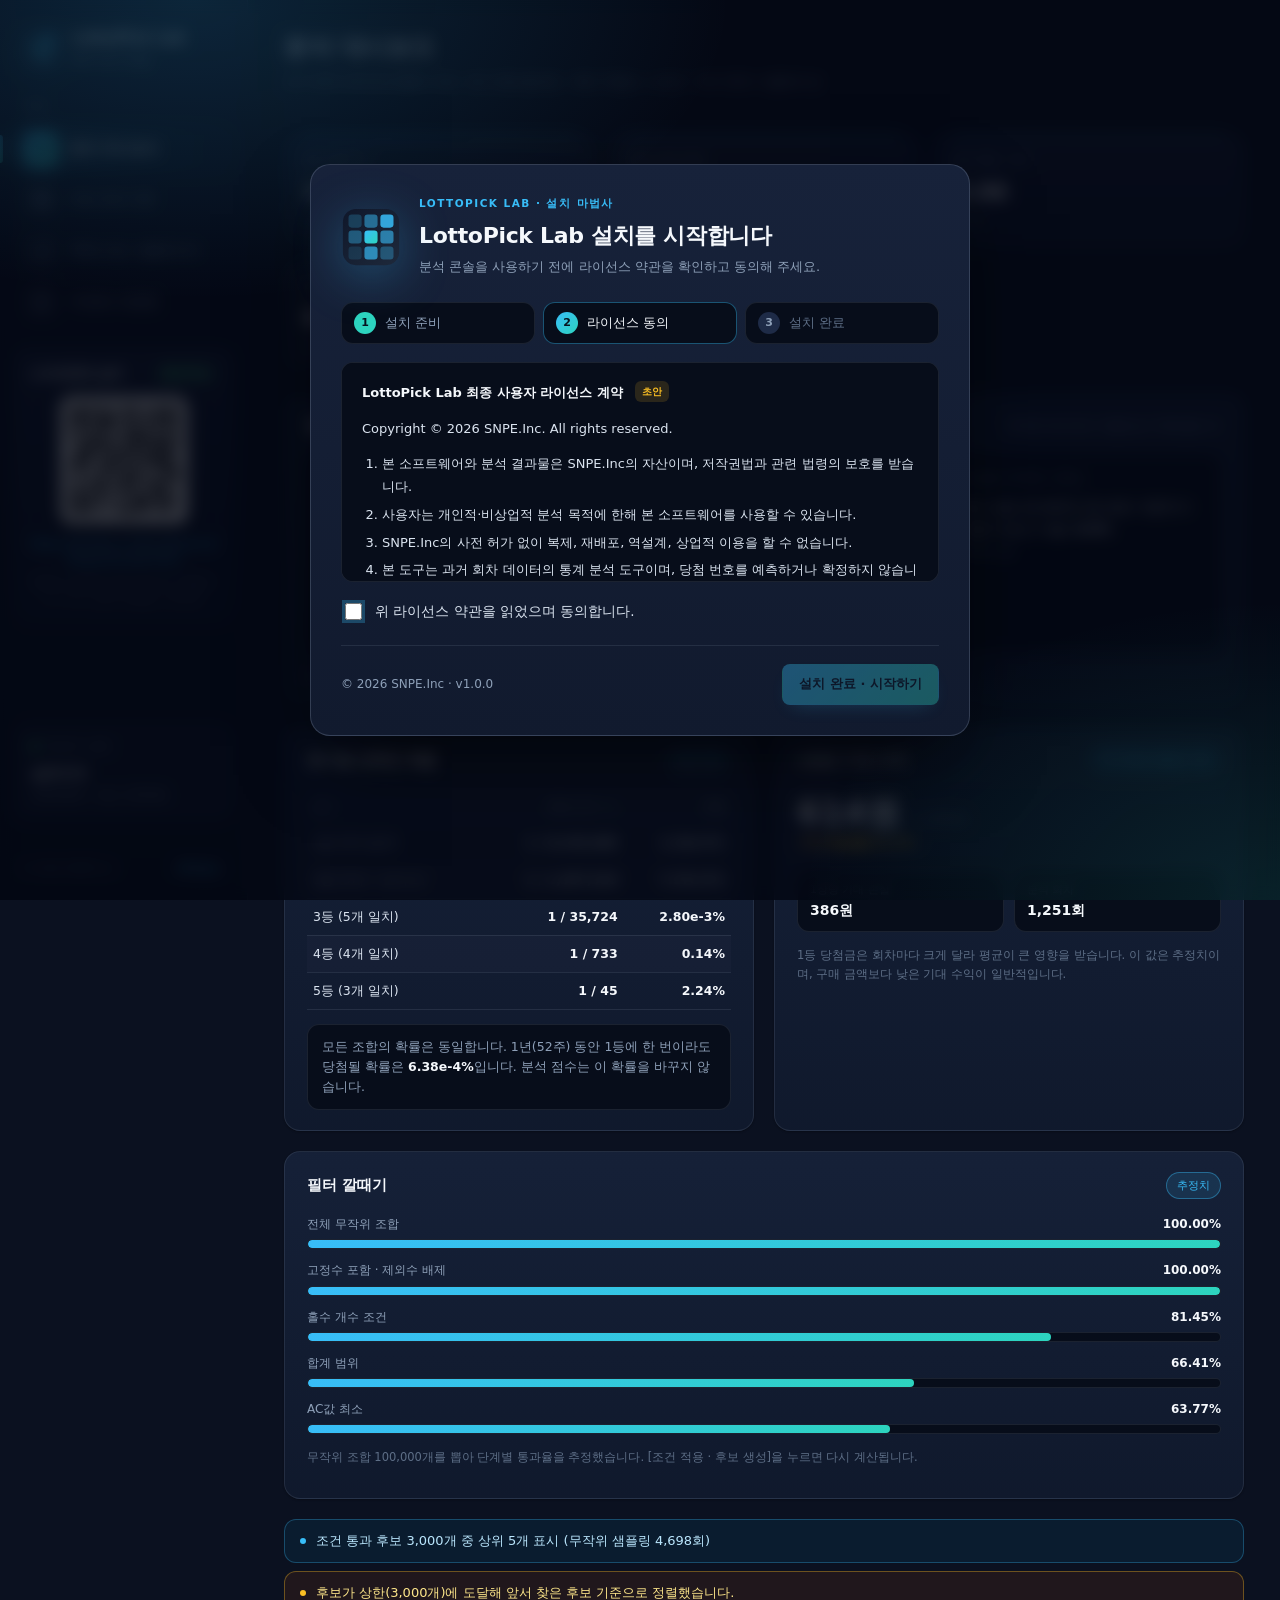
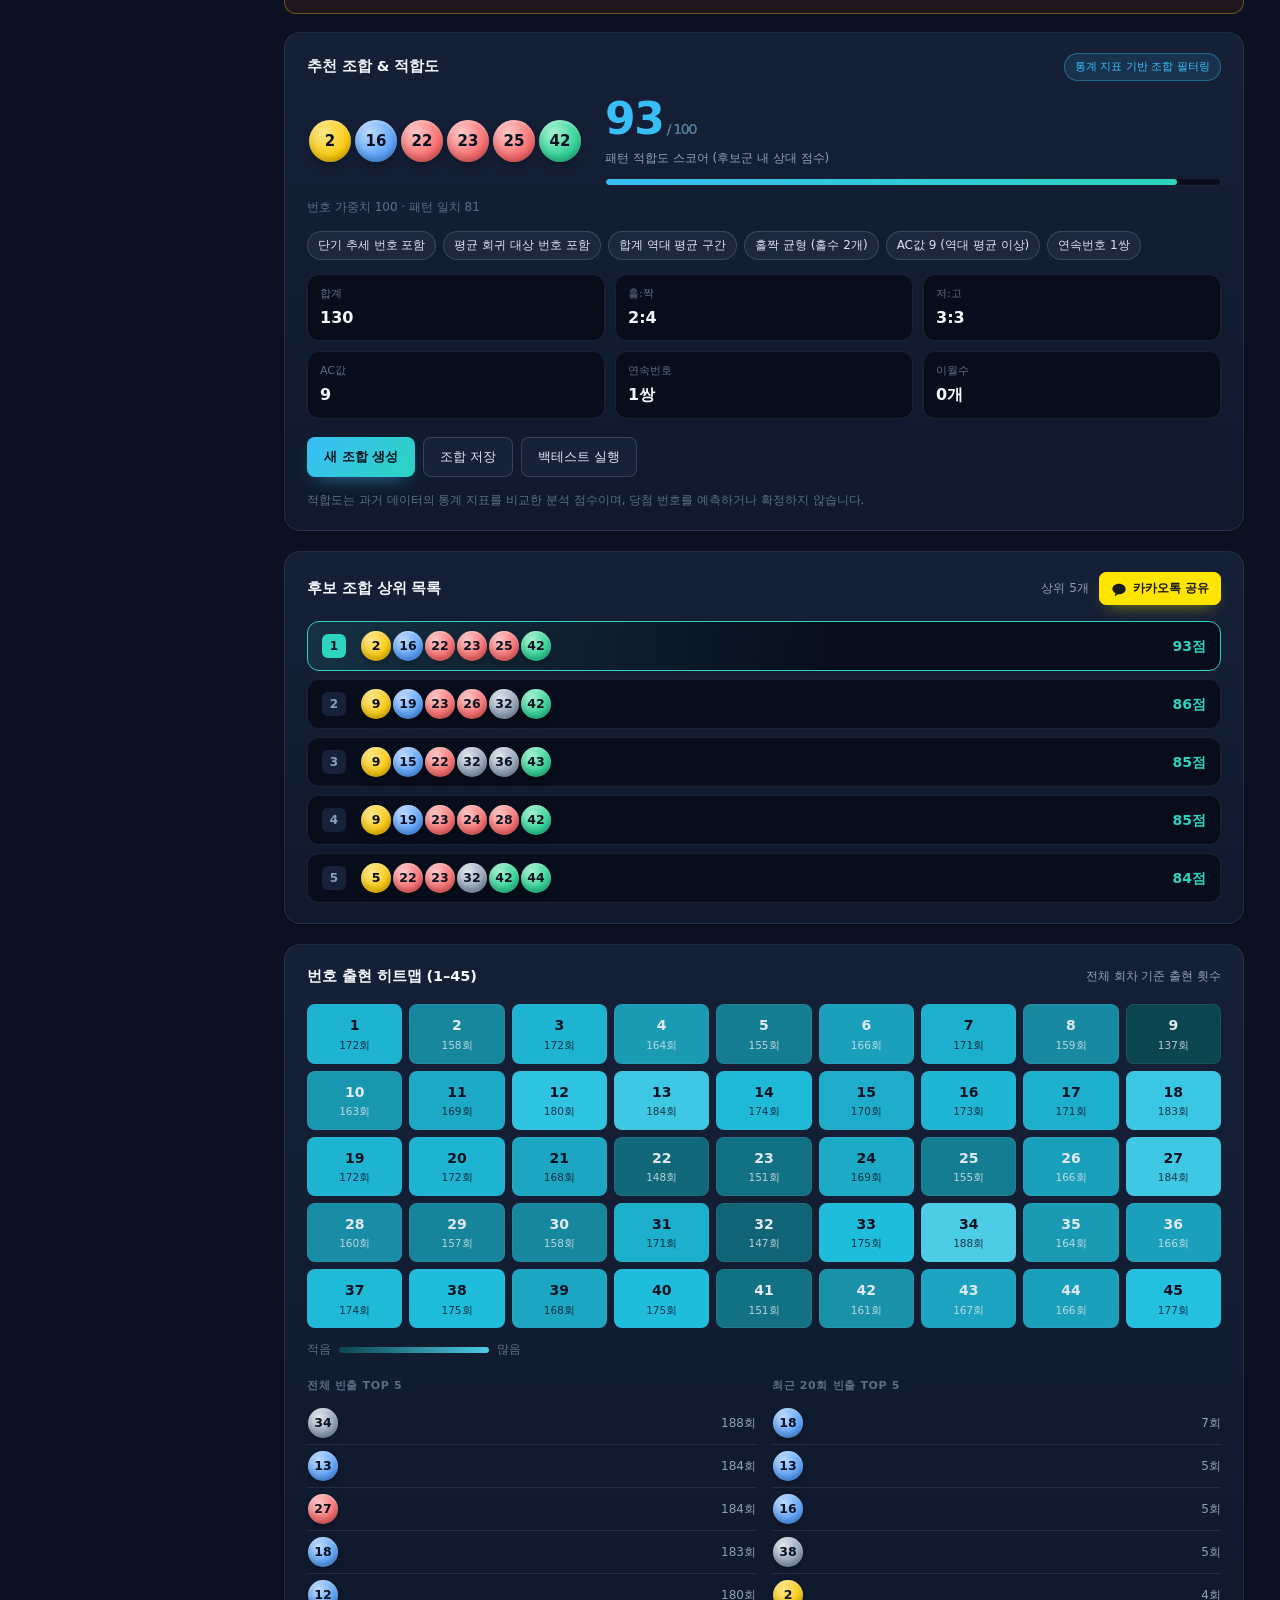
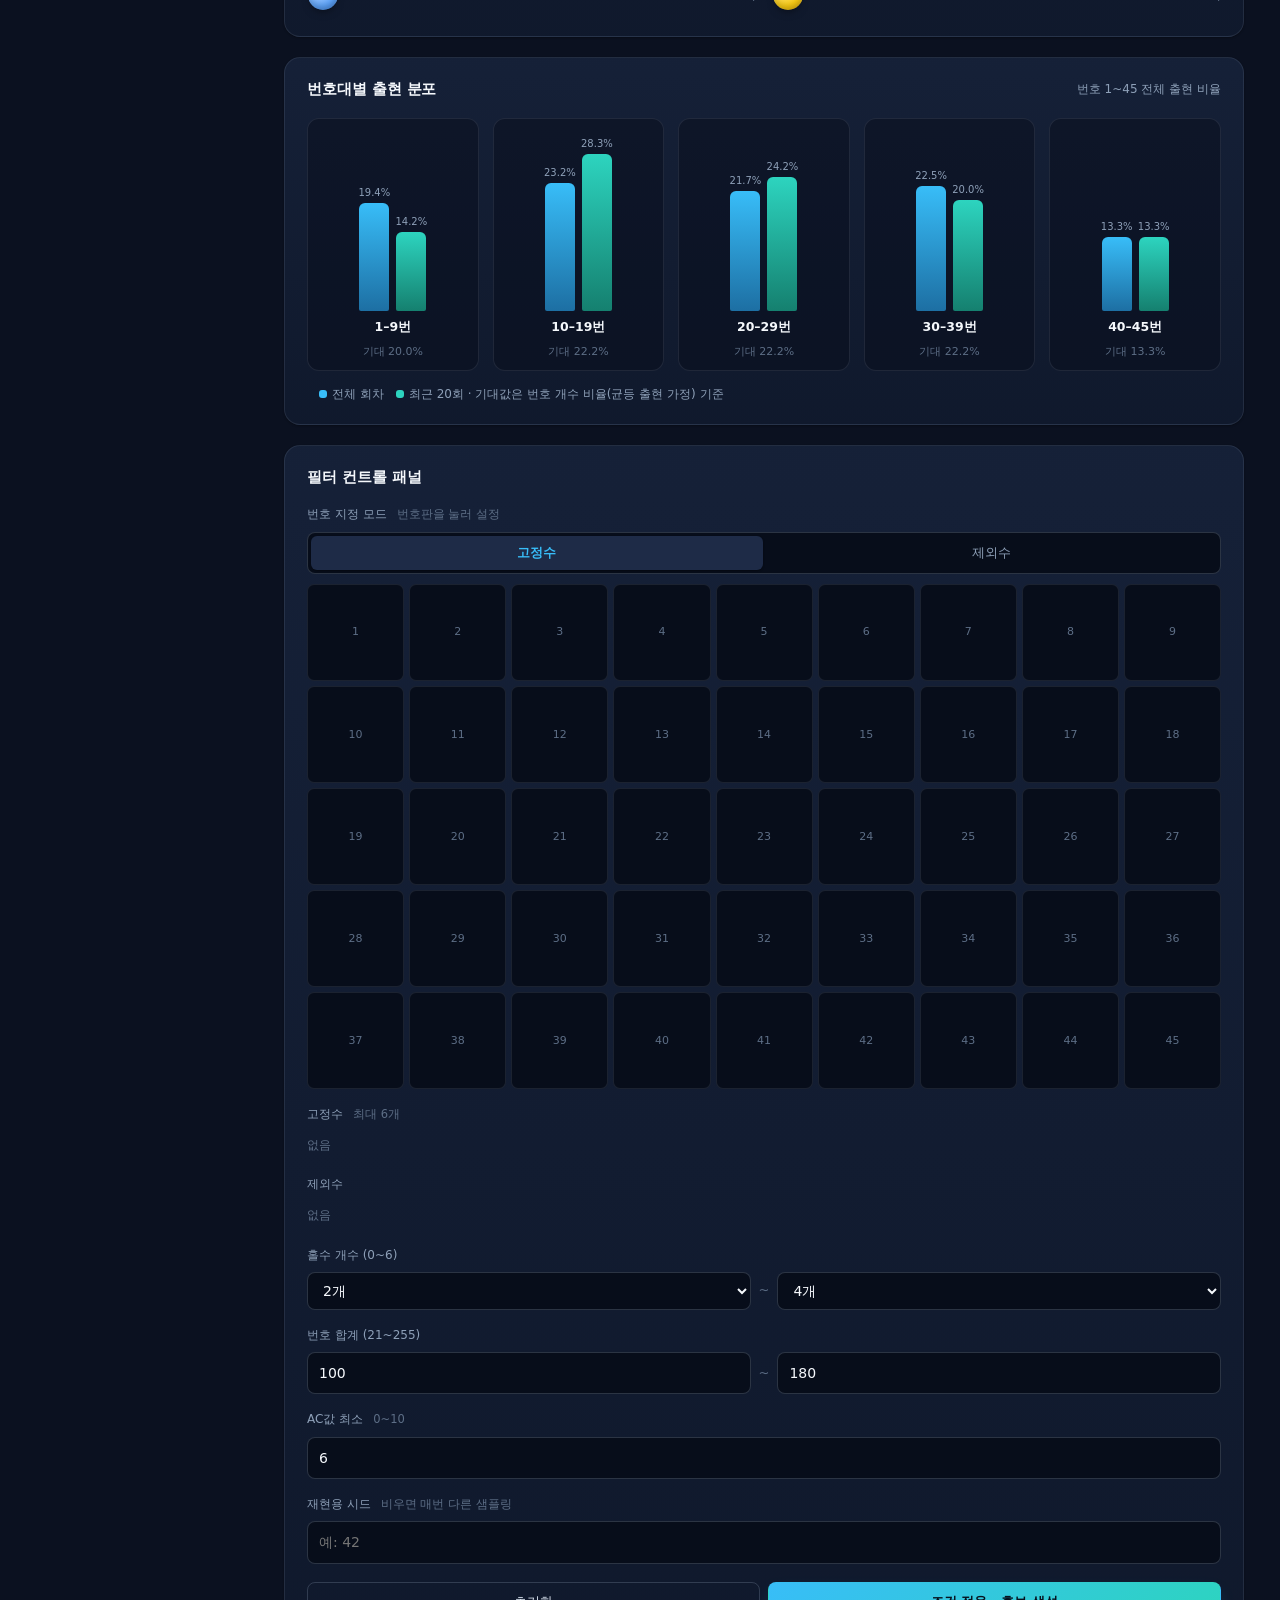
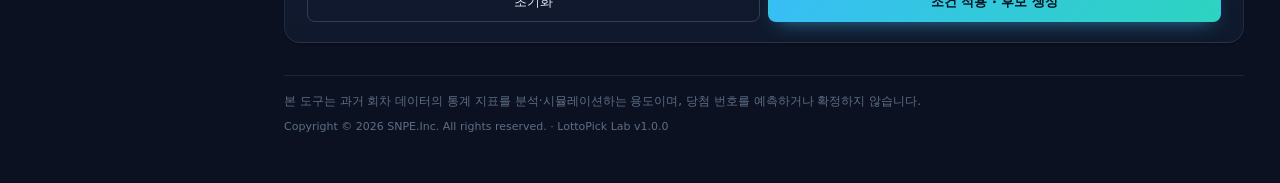
<file: index.html>
<!DOCTYPE html>
<html lang="ko">
<head>
  <meta charset="UTF-8" />
  <meta name="viewport" content="width=device-width, initial-scale=1.0, viewport-fit=cover" />
  <title>로또 통계 분석 대시보드</title>
  <link rel="icon" type="image/svg+xml" href="assets/icon.svg" />
  <link rel="manifest" href="manifest.webmanifest" />
  <link rel="apple-touch-icon" href="assets/icon-192.png" />
  <meta name="theme-color" content="#0b1120" />
  <meta name="apple-mobile-web-app-capable" content="yes" />
  <meta name="apple-mobile-web-app-title" content="LottoPick" />
  <meta name="application-name" content="LottoPick Lab" />
  <link rel="stylesheet" href="css/style.css" />
</head>
<body>
  <!-- 스마트폰 상단 앱 바 (데스크톱에서는 숨김) -->
  <header class="m-appbar" aria-label="앱 상단">
    <img src="assets/icon.svg" alt="" width="30" height="30" />
    <span class="m-title">LottoPick Lab</span>
    <span class="m-chip" id="m-chip">불러오는 중</span>
  </header>

  <div class="app">

    <!-- 좌측 고정 사이드바 -->
    <aside class="sidebar">
      <div class="brand">
        <img class="brand-logo" src="assets/icon.svg" alt="LottoPick Lab 로고" width="36" height="36" />
        <div>
          <div class="brand-name">LottoPick Lab</div>
          <div class="brand-sub">통계 분석 콘솔</div>
        </div>
      </div>
      <nav class="nav" aria-label="주요 메뉴">
        <div class="nav-section">메뉴</div>
        <button class="nav-btn active" data-view="dashboard">
          <span class="nav-icon" aria-hidden="true">
            <svg viewBox="0 0 24 24"><rect x="3" y="3" width="7" height="9" rx="1.5"/><rect x="14" y="3" width="7" height="5" rx="1.5"/><rect x="14" y="12" width="7" height="9" rx="1.5"/><rect x="3" y="16" width="7" height="5" rx="1.5"/></svg>
          </span>
          <span class="nav-text">분석 대시보드</span>
        </button>
        <button class="nav-btn" data-view="db">
          <span class="nav-icon" aria-hidden="true">
            <svg viewBox="0 0 24 24"><ellipse cx="12" cy="5" rx="8" ry="3"/><path d="M4 5v6c0 1.7 3.6 3 8 3s8-1.3 8-3V5"/><path d="M4 11v6c0 1.7 3.6 3 8 3s8-1.3 8-3v-6"/></svg>
          </span>
          <span class="nav-text">역대 회차 DB</span>
        </button>
        <button class="nav-btn" data-view="simulator">
          <span class="nav-icon" aria-hidden="true">
            <svg viewBox="0 0 24 24"><path d="M3 17l5-5 4 4 8-8"/><path d="M14 8h6v6"/></svg>
          </span>
          <span class="nav-text">백테스팅 시뮬레이터</span>
        </button>
        <button class="nav-btn" data-view="saved">
          <span class="nav-icon" aria-hidden="true">
            <svg viewBox="0 0 24 24"><path d="M6 3h12v18l-6-4-6 4z"/></svg>
          </span>
          <span class="nav-text">저장된 조합함</span>
          <span class="nav-count" id="nav-saved-count" hidden>0</span>
        </button>
      </nav>
      <!-- 스마트폰 설치용 QR 코드 -->
      <div class="qr-card" id="qr-card">
        <div class="qr-head">
          <span class="qr-title">스마트폰에 설치</span>
          <span class="qr-badge" id="qr-status">준비 중</span>
        </div>
        <div class="qr-body">
          <div class="qr-box" id="qr-box" role="img" aria-label="접속 QR 코드"></div>
          <div class="qr-info">
            <div class="qr-url" id="qr-url">주소 확인 중…</div>
            <p class="qr-guide" id="qr-guide">스마트폰 카메라로 QR을 스캔하세요.</p>
            <button class="btn small primary" data-action="install-app" id="install-btn" hidden>홈 화면에 설치</button>
          </div>
        </div>
      </div>

      <div class="sidebar-foot" id="sidebar-foot">
        <div class="foot-head"><span class="status-dot" aria-hidden="true"></span><span class="foot-label">데이터 상태</span></div>
        <div id="data-status" class="foot-value">확인 중…</div>
      </div>
      <div class="license-mark">
        <span>© 2026 SNPE.Inc</span>
        <button class="link-btn" data-action="open-license">라이선스</button>
      </div>
    </aside>

    <!-- 메인 영역 -->
    <main class="main">
      <header class="page-head">
        <div>
          <h1 id="page-title">분석 대시보드</h1>
          <p class="page-desc">과거 회차 데이터의 통계 지표 기반 조합 필터링 · 패턴 적합도 스코어 · 과거 회차 시뮬레이션</p>
        </div>
      </header>

      <div id="global-messages" class="messages"></div>

      <!-- ===== 분석 대시보드 ===== -->
      <section data-view-panel="dashboard">
        <div id="stat-tiles" class="stat-row"></div>

        <div class="card stat-test-card">
          <div class="card-head">
            <h3>통계 검정 (신뢰도 점검)</h3>
            <span class="muted">무작위 데이터와 구별되는지 확인합니다</span>
          </div>
          <div class="test-grid">
            <div class="test-item">
              <div class="stat-label">번호 출현 균등성 (카이제곱)</div>
              <div id="test-chi" class="test-value">계산 중…</div>
            </div>
            <div class="test-item">
              <div class="stat-label">과거 신호 검증 (워크포워드)</div>
              <div id="test-wf" class="test-value">버튼을 눌러 실행</div>
              <button class="btn small" data-action="run-wf">워크포워드 검증 실행</button>
              <div id="test-pipeline" class="test-value muted">추천 파이프라인 검증: 버튼을 눌러 실행</div>
              <button class="btn small" data-action="run-pipeline">추천 파이프라인 검증 실행</button>
            </div>
            <div class="test-item">
              <div class="stat-label">선택 조합의 무작위 기준선</div>
              <div id="test-baseline" class="test-value">추천 조합을 선택하세요</div>
            </div>
          </div>
          <p class="note">p-value가 0.05 이상이면 무작위 데이터와 통계적으로 구별되지 않습니다. 이 경우 점수 차이는 우연일 가능성이 큽니다.</p>
        </div>

        <!-- 확률과 기대 수익 -->
        <div class="prob-row">
          <div class="card" id="odds-card"></div>
          <div class="card" id="ev-card"></div>
          <div class="card" id="funnel-card"></div>
        </div>

        <div id="dash-messages" class="messages"></div>

        <div class="layout-main">
          <div class="col">
            <!-- 추천 조합 & 적합도 카드 -->
            <div class="card" id="recommend"></div>

            <!-- 후보 목록 -->
            <div class="card" id="cand-card">
              <div class="card-head"><h3>후보 조합 상위 목록</h3><div class="cand-head-actions"><span class="muted" id="cand-meta"></span><button class="btn kakao small" data-action="share-candidates" aria-label="후보 조합을 카카오톡으로 공유"><svg viewBox="0 0 24 24" aria-hidden="true"><path d="M12 4C6.5 4 2 7.5 2 11.8c0 2.8 1.9 5.2 4.7 6.6l-1 3.6c-.1.4.3.7.6.5l4.3-2.8c.45.05.9.1 1.4.1 5.5 0 10-3.5 10-7.9S17.5 4 12 4z"/></svg>카카오톡 공유</button></div></div>
              <div id="candidates" class="cand-list"></div>
            </div>

            <!-- 히트맵 -->
            <div class="card" id="heat-card">
              <div class="card-head">
                <h3>번호 출현 히트맵 (1–45)</h3>
                <span class="muted">전체 회차 기준 출현 횟수</span>
              </div>
              <div id="heatmap" class="heatmap"></div>
              <div class="legend">
                <span>적음</span><span class="legend-bar"></span><span>많음</span>
              </div>
              <div id="hot-lists" class="hot-lists"></div>
            </div>

            <!-- 번호대 분포 -->
            <div class="card" id="band-card">
              <div class="card-head">
                <h3>번호대별 출현 분포</h3>
                <span class="muted" id="band-meta"></span>
              </div>
              <div id="bands" class="bands"></div>
            </div>
          </div>

          <!-- 필터 컨트롤 패널 -->
          <aside class="col">
            <div class="card filter-panel" id="filter-sheet">
              <div class="card-head"><h3>필터 컨트롤 패널</h3><button class="sheet-close" data-action="close-sheet" aria-label="닫기">✕</button></div>

              <div class="field">
                <label>번호 지정 모드 <span class="hint">번호판을 눌러 설정</span></label>
                <div class="seg">
                  <button data-mode="fixed" class="seg-btn active">고정수</button>
                  <button data-mode="exclude" class="seg-btn">제외수</button>
                </div>
                <div id="picker" class="picker"></div>
              </div>

              <div class="field">
                <label>고정수 <span class="hint">최대 6개</span></label>
                <div id="chips-fixed" class="chips"></div>
              </div>

              <div class="field">
                <label>제외수</label>
                <div id="chips-exclude" class="chips"></div>
              </div>

              <div class="field">
                <label>홀수 개수 (0~6)</label>
                <div class="row2">
                  <select data-filter="oddMin" id="f-odd-min"></select>
                  <span class="tilde">~</span>
                  <select data-filter="oddMax" id="f-odd-max"></select>
                </div>
              </div>

              <div class="field">
                <label>번호 합계 (21~255)</label>
                <div class="row2">
                  <input type="number" data-filter="sumMin" id="f-sum-min" min="21" max="255" />
                  <span class="tilde">~</span>
                  <input type="number" data-filter="sumMax" id="f-sum-max" min="21" max="255" />
                </div>
              </div>

              <div class="field">
                <label>AC값 최소 <span class="hint">0~10</span></label>
                <input type="number" data-filter="minAC" id="f-min-ac" min="0" max="10" />
              </div>

              <div class="field">
                <label>재현용 시드 <span class="hint">비우면 매번 다른 샘플링</span></label>
                <input type="number" id="f-seed" placeholder="예: 42" />
              </div>

              <div class="btn-row">
                <button class="btn ghost" data-action="reset-filter">초기화</button>
                <button class="btn primary" data-action="apply-filter">조건 적용 · 후보 생성</button>
              </div>
            </div>
          </aside>
        </div>
      </section>

      <!-- ===== 역대 회차 DB ===== -->
      <section data-view-panel="db" hidden>
        <!-- 자동 업데이트 상태 -->
        <div class="card update-card">
          <div class="card-head">
            <h3>자동 업데이트</h3>
            <span class="muted">프로그램을 열 때 새 회차를 자동으로 확인합니다</span>
          </div>
          <div class="update-row">
            <div id="db-update-status" class="update-status">확인 중…</div>
            <div class="update-actions">
              <label class="switch">
                <input type="checkbox" id="db-auto" checked />
                <span>자동 업데이트</span>
              </label>
              <button class="btn small" data-action="check-updates">지금 확인</button>
            </div>
          </div>
        </div>

        <div class="card">
          <div class="card-head">
            <h3>역대 회차 DB</h3>
            <input type="search" id="db-search" class="search" placeholder="회차 번호 검색 (예: 120)" />
          </div>
          <div class="field">
            <label>실제 회차 CSV 불러오기 <span class="hint">형식: 회차,번호1,번호2,번호3,번호4,번호5,번호6,보너스 (헤더 행 가능)</span></label>
            <input type="file" id="db-file" accept=".csv,text/csv" />
            <div id="db-import-msg"></div>
          </div>
          <div id="db-table" class="table-wrap"></div>
          <div id="db-pager" class="pager"></div>
        </div>
      </section>

      <!-- ===== 백테스팅 시뮬레이터 ===== -->
      <section data-view-panel="simulator" hidden>
        <div class="card">
          <div class="card-head"><h3>조합 입력</h3><span class="muted">과거 회차에 대입해 일치 개수를 집계합니다</span></div>
          <div class="sim-input">
            <input type="text" id="sim-input" placeholder="예: 3, 12, 19, 27, 33, 41" />
            <button class="btn ghost" data-action="sim-load-current">현재 추천 조합 불러오기</button>
            <button class="btn primary" data-action="sim-run">백테스트 실행</button>
          </div>
        </div>
        <div id="sim-result"></div>
      </section>

      <!-- ===== 저장된 조합함 ===== -->
      <section data-view-panel="saved" hidden>
        <!-- 구매 계획 · 예산 보호 -->
        <div class="card budget-card">
          <div class="card-head">
            <h3>구매 계획 · 예산 보호</h3>
            <span class="muted">구매 전에 기대 손실을 먼저 확인하세요</span>
          </div>
          <div class="budget-grid">
            <div class="field">
              <label>주당 구매 장수</label>
              <input type="number" id="bd-tickets" min="0" max="100" value="5" />
            </div>
            <div class="field">
              <label>기간 (주)</label>
              <input type="number" id="bd-weeks" min="0" max="520" value="4" />
            </div>
            <div class="field">
              <label>예산 (원)</label>
              <input type="number" id="bd-budget" min="0" step="1000" value="20000" />
            </div>
          </div>
          <div id="bd-result"></div>

          <div class="selfcheck">
            <div class="card-head" style="margin-bottom:10px"><h3>자가 점검</h3><span class="muted">해당하는 항목을 체크하세요</span></div>
            <div id="sc-list" class="sc-list"></div>
            <div id="sc-result"></div>
          </div>
        </div>

        <div class="card">
          <div class="card-head">
            <h3>저장된 조합함</h3>
            <button class="btn ghost small" data-action="clear-saved">전체 삭제</button>
          </div>
          <div id="saved-list"></div>
        </div>
      </section>

      <footer class="disclaimer">
        본 도구는 과거 회차 데이터의 통계 지표를 분석·시뮬레이션하는 용도이며, 당첨 번호를 예측하거나 확정하지 않습니다.
        <div class="copyright">Copyright © 2026 SNPE.Inc. All rights reserved. · LottoPick Lab v1.0.0</div>
      </footer>
    </main>
  </div>

  <!-- 스마트폰: 조건 시트 열기 버튼과 배경 -->
  <button class="m-fab" data-action="open-sheet" aria-controls="filter-sheet">
    <span aria-hidden="true">⚙</span> 조건 설정
  </button>
  <div class="sheet-backdrop" data-action="close-sheet" hidden></div>

  <div id="toast" class="toast" role="status" aria-live="polite"></div>

  <!-- 설치 마법사 (첫 실행 시 표시, 라이선스 동의 후 저장) -->
  <div id="setup" class="setup-overlay" hidden role="dialog" aria-modal="true" aria-labelledby="setup-title">
    <div class="setup-card">
      <header class="setup-head">
        <img class="brand-logo big" src="assets/icon.svg" alt="LottoPick Lab 로고" width="56" height="56" />
        <div>
          <div class="setup-kicker">LottoPick Lab · 설치 마법사</div>
          <h2 id="setup-title">LottoPick Lab 설치를 시작합니다</h2>
          <p class="setup-sub">분석 콘솔을 사용하기 전에 라이선스 약관을 확인하고 동의해 주세요.</p>
        </div>
      </header>

      <ol class="steps">
        <li class="done"><span>1</span>설치 준비</li>
        <li class="active"><span>2</span>라이선스 동의</li>
        <li><span>3</span>설치 완료</li>
      </ol>

      <div class="license-box" tabindex="0">
        <p class="license-title">LottoPick Lab 최종 사용자 라이선스 계약 <span class="draft">초안</span></p>
        <p>Copyright © 2026 SNPE.Inc. All rights reserved.</p>
        <ol>
          <li>본 소프트웨어와 분석 결과물은 SNPE.Inc의 자산이며, 저작권법과 관련 법령의 보호를 받습니다.</li>
          <li>사용자는 개인적·비상업적 분석 목적에 한해 본 소프트웨어를 사용할 수 있습니다.</li>
          <li>SNPE.Inc의 사전 허가 없이 복제, 재배포, 역설계, 상업적 이용을 할 수 없습니다.</li>
          <li>본 도구는 과거 회차 데이터의 통계 분석 도구이며, 당첨 번호를 예측하거나 확정하지 않습니다. 분석 결과의 활용에 따른 판단과 책임은 사용자에게 있습니다.</li>
          <li>데이터는 제3자가 공개한 자료를 기반으로 하며, 그 정확성을 보장하지 않습니다.</li>
          <li>본 약관은 사전 고지 후 변경될 수 있으며, 변경 후 사용을 계속하면 변경된 약관에 동의한 것으로 봅니다.</li>
        </ol>
      </div>

      <label class="agree">
        <input type="checkbox" id="setup-agree" />
        <span>위 라이선스 약관을 읽었으며 동의합니다.</span>
      </label>

      <div class="setup-foot">
        <span class="muted">© 2026 SNPE.Inc · v1.0.0</span>
        <button class="btn primary" id="setup-start" data-action="license-accept" disabled>설치 완료 · 시작하기</button>
      </div>
    </div>
  </div>

  <script src="data/draws.js"></script>
  <script src="js/engine.js"></script>
  <script src="app-config.js"></script>
  <script src="js/vendor/qrcode-generator.js"></script>
  <script src="js/app.js"></script>
</body>
</html>
</file>
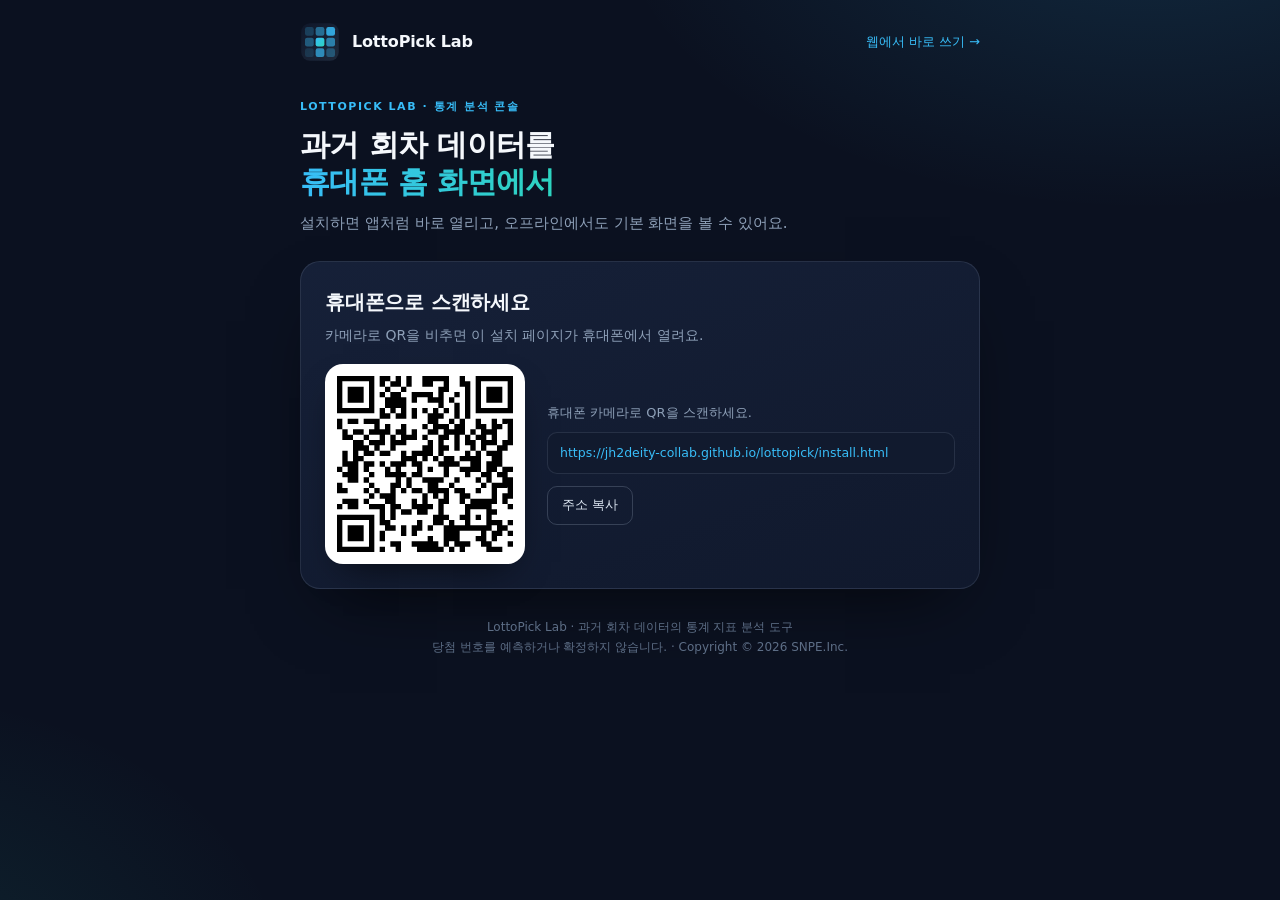
<file: install.html>
<!DOCTYPE html>
<html lang="ko">
<head>
  <meta charset="UTF-8" />
  <meta name="viewport" content="width=device-width, initial-scale=1.0, viewport-fit=cover" />
  <title>LottoPick Lab 앱 설치 · 통계 분석 콘솔</title>
  <meta name="description" content="스마트폰 홈 화면에 LottoPick Lab을 설치하세요." />
  <meta name="theme-color" content="#0b1120" />
  <link rel="manifest" href="manifest.webmanifest" />
  <link rel="icon" type="image/svg+xml" href="assets/icon.svg" />
  <link rel="apple-touch-icon" href="assets/icon-192.png" />
  <script src="app-config.js"></script>
  <style>
    :root {
      --bg: #0b1120; --surface: #111a2e; --surface-2: #17223a;
      --line: rgba(148, 163, 184, .16); --line-strong: rgba(148, 163, 184, .28);
      --text: #dbe4f0; --text-strong: #f5f8fc; --muted: #8ea0b8; --faint: #5d6e86;
      --accent: #38bdf8; --accent-2: #2dd4bf; --warn: #fbbf24; --danger: #f87171; --ok: #4ade80;
    }
    * { box-sizing: border-box; }
    [hidden] { display: none !important; }
    html, body { margin: 0; min-height: 100%; }
    body {
      background:
        radial-gradient(900px 500px at 90% -10%, rgba(56, 189, 248, .14), transparent 60%),
        radial-gradient(700px 500px at -10% 110%, rgba(45, 212, 191, .10), transparent 60%),
        var(--bg);
      color: var(--text);
      font-family: "Pretendard", "Malgun Gothic", "맑은 고딕", system-ui, -apple-system, sans-serif;
      font-size: 15px; line-height: 1.6;
      -webkit-font-smoothing: antialiased;
    }
    a { color: inherit; }
    .wrap { max-width: 720px; margin: 0 auto; padding: 22px 20px 40px; }

    header { display: flex; align-items: center; gap: 12px; padding-bottom: 18px; }
    header img { width: 40px; height: 40px; border-radius: 10px; }
    header b { font-size: 16px; color: var(--text-strong); letter-spacing: -.01em; }
    header a { margin-left: auto; font-size: 13px; color: var(--accent); text-decoration: none; }

    .hero { padding: 18px 0 26px; }
    .eyebrow { font-size: 11px; letter-spacing: .14em; text-transform: uppercase; color: var(--accent); font-weight: 700; }
    h1 { margin: 10px 0 10px; font-size: 30px; line-height: 1.25; color: var(--text-strong); letter-spacing: -.02em; }
    h1 span { background: linear-gradient(90deg, var(--accent), var(--accent-2)); -webkit-background-clip: text; background-clip: text; color: transparent; }
    .lead { margin: 0; color: var(--muted); font-size: 15px; }

    .panel {
      background: linear-gradient(160deg, rgba(23, 34, 58, .95), rgba(17, 26, 46, .95));
      border: 1px solid var(--line); border-radius: 20px; padding: 24px;
      box-shadow: 0 30px 70px -30px rgba(0, 0, 0, .7);
    }
    .panel h2 { margin: 0 0 6px; font-size: 20px; color: var(--text-strong); letter-spacing: -.01em; }
    .panel p.sub { margin: 0 0 18px; color: var(--muted); font-size: 14px; }

    .btn {
      display: flex; align-items: center; justify-content: center; gap: 8px;
      width: 100%; padding: 14px 18px; border-radius: 14px; border: 1px solid transparent;
      background: linear-gradient(135deg, #38bdf8, #2dd4bf); color: #06121f;
      font: inherit; font-weight: 700; font-size: 15px; cursor: pointer; text-decoration: none;
      box-shadow: 0 12px 26px -12px rgba(56, 189, 248, .7);
    }
    .btn:active { transform: translateY(1px); }
    .btn.ghost { background: transparent; color: var(--text); border-color: var(--line-strong); box-shadow: none; font-weight: 600; }
    .btn + .btn { margin-top: 10px; }

    .steps { list-style: none; margin: 0 0 18px; padding: 0; display: grid; gap: 10px; }
    .steps li {
      display: flex; gap: 14px; align-items: center;
      background: var(--surface); border: 1px solid var(--line); border-radius: 14px; padding: 14px 16px;
    }
    .steps .n {
      flex-shrink: 0; width: 28px; height: 28px; border-radius: 50%;
      display: grid; place-items: center; font-weight: 800; font-size: 13px;
      background: linear-gradient(135deg, #38bdf8, #2dd4bf); color: #06121f;
    }
    .steps b { color: var(--text-strong); }

    .qr-row { display: grid; grid-template-columns: 200px 1fr; gap: 22px; align-items: center; }
    .qr {
      width: 200px; height: 200px; padding: 12px; border-radius: 18px; background: #fff;
      display: grid; place-items: center;
      box-shadow: 0 16px 36px -18px rgba(0, 0, 0, .8);
      transition: opacity .2s;
    }
    .qr svg { width: 100%; height: 100%; display: block; }
    .qr-text { font-size: 13px; color: var(--muted); }
    .qr-text .url {
      display: block; margin: 8px 0 12px; padding: 10px 12px; border-radius: 10px;
      background: var(--surface); border: 1px solid var(--line); color: var(--accent);
      font-size: 12.5px; word-break: break-all;
    }
    .copy { background: transparent; border: 1px solid var(--line-strong); color: var(--text); border-radius: 10px; padding: 8px 14px; font: inherit; font-size: 13px; cursor: pointer; }
    .copy:hover { border-color: var(--accent); color: var(--accent); }

    .notice {
      margin: 0 0 16px; padding: 12px 14px; border-radius: 12px; font-size: 13px; line-height: 1.6;
      background: rgba(120, 53, 15, .22); border: 1px solid rgba(251, 191, 36, .35); color: #fde68a;
    }
    .done { text-align: center; }
    .done .check {
      width: 64px; height: 64px; margin: 0 auto 14px; border-radius: 50%;
      display: grid; place-items: center; background: rgba(74, 222, 128, .14); color: var(--ok);
      font-size: 30px; font-weight: 700;
    }
    .done h2 { margin: 0 0 6px; }

    .art { display: inline-block; padding: 3px 9px; border-radius: 999px; background: var(--surface-2); border: 1px solid var(--line-strong); color: var(--accent); font-size: 12px; font-weight: 600; }
    footer { margin-top: 28px; color: var(--faint); font-size: 12px; line-height: 1.7; text-align: center; }

    @media (max-width: 560px) {
      h1 { font-size: 26px; }
      .qr-row { grid-template-columns: 1fr; justify-items: center; text-align: center; }
      .qr-text .url { text-align: left; }
    }
  </style>
</head>
<body>
  <div class="wrap">
    <header>
      <img src="assets/icon.svg" alt="" />
      <b>LottoPick Lab</b>
      <a href="index.html">웹에서 바로 쓰기 →</a>
    </header>

    <section class="hero">
      <div class="eyebrow">LottoPick Lab · 통계 분석 콘솔</div>
      <h1>과거 회차 데이터를<br><span>휴대폰 홈 화면에서</span></h1>
      <p class="lead">설치하면 앱처럼 바로 열리고, 오프라인에서도 기본 화면을 볼 수 있어요.</p>
    </section>

    <!-- 설치 완료 -->
    <section class="panel done" data-show="installed" hidden>
      <div class="check">✓</div>
      <h2>설치가 완료되었어요</h2>
      <p class="sub">홈 화면의 LottoPick 아이콘으로 바로 열 수 있어요.</p>
      <a class="btn" href="index.html">분석 시작하기</a>
    </section>

    <!-- 앱 내 브라우저(카카오톡 등) -->
    <section class="panel" data-show="open-browser" hidden>
      <h2 id="ob-title">기본 브라우저로 열어 주세요</h2>
      <p class="sub" id="ob-sub">지금 화면에서는 설치할 수 없어요.</p>
      <ol class="steps">
        <li><span class="n">1</span><span>오른쪽 위 메뉴(⋯)를 누르세요</span></li>
        <li><span class="n">2</span><span id="ob-step2"><b>다른 브라우저로 열기</b></span></li>
      </ol>
      <a class="btn ghost" href="index.html">설치하지 않고 바로 시작</a>
    </section>

    <!-- 안드로이드 -->
    <section class="panel" data-show="android" hidden>
      <h2>안드로이드에 설치</h2>
      <p class="sub">Chrome · 삼성 인터넷에서 설치 버튼 한 번이면 끝나요.</p>
      <button class="btn" id="install-btn" data-show-when="prompt" hidden>⬇ LottoPick Lab 설치</button>
      <ol class="steps" id="android-steps">
        <li><span class="n">1</span><span>브라우저 메뉴(⋮)를 누르세요</span></li>
        <li><span class="n">2</span><span><b>앱 설치</b> 또는 <b>홈 화면에 추가</b>를 선택하세요</span></li>
      </ol>
      <a class="btn ghost" href="index.html">설치하지 않고 바로 시작</a>
    </section>

    <!-- 아이폰 -->
    <section class="panel" data-show="ios" hidden>
      <h2>아이폰에 설치</h2>
      <p class="sub">Safari에서 세 단계면 홈 화면에 추가돼요.</p>
      <ol class="steps">
        <li><span class="n">1</span><span>하단의 <b>공유</b> 버튼(□↑)을 누르세요</span></li>
        <li><span class="n">2</span><span><b>홈 화면에 추가</b>를 선택하세요</span></li>
        <li><span class="n">3</span><span>오른쪽 위 <b>추가</b>를 누르세요</span></li>
      </ol>
      <a class="btn ghost" href="index.html">설치하지 않고 바로 시작</a>
    </section>

    <!-- PC: QR로 휴대폰에서 열기 -->
    <section class="panel" data-show="desktop" hidden>
      <h2>휴대폰으로 스캔하세요</h2>
      <p class="sub">카메라로 QR을 비추면 이 설치 페이지가 휴대폰에서 열려요.</p>
      <div class="notice" id="https-warn" hidden>
        이 주소는 보안 연결(HTTPS)이 아니어서 홈 화면 설치가 제한될 수 있어요.
        배포 주소를 설정하면(app-config.js 또는 빌드 시 --public-url) 설치가 가능해집니다.
      </div>
      <div class="qr-row">
        <div class="qr" id="qr" role="img" aria-label="설치 페이지 QR 코드"></div>
        <div class="qr-text">
          휴대폰 카메라로 QR을 스캔하세요.
          <span class="url" id="page-url"></span>
          <button class="copy" id="copy-btn" type="button">주소 복사</button>
        </div>
      </div>
      <button class="btn ghost" id="pc-install" hidden style="margin-top:18px">이 PC에도 앱으로 설치</button>
    </section>

    <footer>
      LottoPick Lab · 과거 회차 데이터의 통계 지표 분석 도구<br />
      당첨 번호를 예측하거나 확정하지 않습니다. · Copyright © 2026 SNPE.Inc.
    </footer>
  </div>

  <script src="js/vendor/qrcode-generator.js"></script>
  <script>
    (function () {
      var ua = navigator.userAgent;
      var isIOS = /iPhone|iPad|iPod/.test(ua) || (navigator.platform === "MacIntel" && navigator.maxTouchPoints > 1);
      var isAndroid = /Android/i.test(ua);
      // 카카오톡·인스타그램 등 앱 안의 브라우저는 설치 기능이 없다
      var inApp = /KAKAOTALK|NAVER|Instagram|FBAN|FBAV|Line\/|DaumApps/i.test(ua);
      var iosSafari = isIOS && /Safari/.test(ua) && !/CriOS|FxiOS|EdgiOS|OPiOS/.test(ua) && !inApp;
      var standalone = matchMedia("(display-mode: standalone)").matches || navigator.standalone === true;
      var deferred = null;

      function show(name) {
        document.querySelectorAll("[data-show]").forEach(function (el) {
          el.hidden = el.getAttribute("data-show") !== name;
        });
      }

      // QR이 가리킬 설치 페이지 주소: 공개 주소(HTTPS)가 있으면 그것을, 없으면 지금 주소를 쓴다
      var pageUrl = (function () {
        var base = (window.LOTTO_CONFIG && LOTTO_CONFIG.publicUrl) || "";
        return base ? base.replace(/\/?$/, "/") + "install.html" : location.href.split("#")[0].split("?")[0];
      })();

      if (standalone) {
        show("installed");
      } else if (inApp) {
        show("open-browser");
        document.getElementById("ob-sub").textContent = "카카오톡 · 인스타그램 같은 앱 안의 브라우저에서는 설치할 수 없어요.";
        document.getElementById("ob-step2").innerHTML = isIOS ? "<b>Safari로 열기</b>" : "<b>다른 브라우저로 열기 → Chrome</b>";
      } else if (isIOS && !iosSafari) {
        show("open-browser");
        document.getElementById("ob-title").textContent = "Safari로 열어 주세요";
        document.getElementById("ob-sub").textContent = "아이폰 · 아이패드는 Safari에서만 홈 화면에 추가할 수 있어요.";
        document.getElementById("ob-step2").innerHTML = "주소를 복사해 <b>Safari</b>에 붙여 넣기";
      } else if (isIOS) {
        show("ios");
      } else if (isAndroid) {
        show("android");
      } else {
        show("desktop");
        document.getElementById("page-url").textContent = pageUrl;
        if (!/^https:/.test(pageUrl) || /\/\/(localhost|127\.|10\.|192\.168\.)/.test(pageUrl)) {
          document.getElementById("https-warn").hidden = false;
          document.getElementById("qr").style.opacity = ".4";
        }
        if (typeof window.qrcode === "function") {
          var q = window.qrcode(0, "M");
          q.addData(pageUrl);
          q.make();
          document.getElementById("qr").innerHTML = q.createSvgTag(6, 0);
        } else {
          document.getElementById("qr").textContent = "QR을 불러오지 못했어요";
        }
      }

      window.addEventListener("beforeinstallprompt", function (e) {
        e.preventDefault();
        deferred = e;
        if (isAndroid && !inApp) {
          document.getElementById("install-btn").hidden = false;
          document.getElementById("android-steps").hidden = true;
        }
        if (!isAndroid && !isIOS) document.getElementById("pc-install").hidden = false;
      });

      function doInstall() {
        if (!deferred) return;
        deferred.prompt();
        deferred.userChoice.then(function (r) {
          deferred = null;
          if (r.outcome === "accepted") show("installed");
        });
      }
      document.getElementById("install-btn").onclick = doInstall;
      document.getElementById("pc-install").onclick = doInstall;
      window.addEventListener("appinstalled", function () { show("installed"); });

      document.getElementById("copy-btn").onclick = function () {
        var btn = document.getElementById("copy-btn");
        (navigator.clipboard ? navigator.clipboard.writeText(pageUrl) : Promise.reject()).then(
          function () { btn.textContent = "복사했어요 ✓"; },
          function () { window.prompt("주소를 복사하세요", pageUrl); }
        );
      };

      // 오프라인 사용을 위해 서비스 워커 등록 (HTTPS 또는 localhost에서만 동작)
      if ("serviceWorker" in navigator && location.protocol.indexOf("http") === 0) {
        navigator.serviceWorker.register("sw.js").catch(function () {});
      }
    })();
  </script>
</body>
</html>
</file>
<file: css/style.css>
/* ==========================================================================
   LottoPick Lab — 디자인 시스템 v2
   다크 슬레이트 데이터 콘솔 · 차분한 대비 · 숫자 가독성 우선
   ========================================================================== */

/* ---------- 1. 디자인 토큰 ---------- */
:root {
  /* 표면 */
  --bg: #0b1120;
  --bg-deep: #070d1a;
  --surface: #111a2e;
  --surface-2: #17223a;
  --surface-3: #1e2b47;
  --line: rgba(148, 163, 184, .14);
  --line-strong: rgba(148, 163, 184, .26);

  /* 글자 */
  --text: #dbe4f0;
  --text-strong: #f5f8fc;
  --muted: #8ea0b8;
  --faint: #5d6e86;

  /* 강조 */
  --accent: #38bdf8;
  --accent-2: #2dd4bf;
  --accent-soft: rgba(56, 189, 248, .12);
  --accent-line: rgba(56, 189, 248, .4);

  /* 상태 */
  --ok: #4ade80;
  --warn: #fbbf24;
  --danger: #f87171;

  /* 형태 */
  --r-sm: 8px;
  --r-md: 12px;
  --r-lg: 16px;
  --shadow-1: 0 1px 2px rgba(0, 0, 0, .3);
  --shadow-2: 0 12px 32px -12px rgba(0, 0, 0, .55);
  --ring: 0 0 0 3px rgba(56, 189, 248, .28);
  --ease: cubic-bezier(.2, .8, .2, 1);
  --sidebar-w: 248px;
}

/* ---------- 2. 기본 ---------- */
* { box-sizing: border-box; }
[hidden] { display: none !important; }

html, body { margin: 0; }
body {
  min-height: 100vh;
  background:
    radial-gradient(1200px 600px at 85% -10%, rgba(56, 189, 248, .08), transparent 60%),
    radial-gradient(900px 500px at -10% 110%, rgba(45, 212, 191, .06), transparent 60%),
    var(--bg);
  color: var(--text);
  font-family: "Pretendard", "Pretendard Variable", "Malgun Gothic", "맑은 고딕", system-ui, -apple-system, sans-serif;
  font-size: 14px;
  line-height: 1.6;
  -webkit-font-smoothing: antialiased;
  font-feature-settings: "tnum" 1;
}
button, input, select { font: inherit; color: inherit; }
::selection { background: rgba(56, 189, 248, .3); }
:focus-visible { outline: none; box-shadow: var(--ring); border-radius: var(--r-sm); }

/* 스크롤바 */
* { scrollbar-width: thin; scrollbar-color: #2a3a57 transparent; }

/* ---------- 3. 레이아웃 ---------- */
.app { display: flex; min-height: 100vh; }

.sidebar {
  position: fixed; top: 0; bottom: 0; left: 0;
  width: var(--sidebar-w);
  background: linear-gradient(180deg, #0a1222, #080e1c);
  border-right: 1px solid var(--line);
  padding: 22px 16px 18px;
  display: flex; flex-direction: column; gap: 26px;
  overflow-y: auto;
  z-index: 10;
}

.main {
  margin-left: var(--sidebar-w);
  flex: 1; min-width: 0;
  padding: 28px 36px 48px;
  max-width: 1600px;
}

.page-head {
  display: flex; align-items: flex-end; justify-content: space-between; gap: 16px;
  margin-bottom: 22px; padding-bottom: 18px;
  border-bottom: 1px solid var(--line);
}
.page-head h1 {
  margin: 0; font-size: 24px; font-weight: 700; letter-spacing: -.01em; color: var(--text-strong);
}
.page-desc { margin: 6px 0 0; color: var(--muted); font-size: 13px; }

.layout-main {
  display: grid;
  grid-template-columns: minmax(0, 1fr) 352px;
  gap: 20px;
  align-items: start;
}
.col { display: flex; flex-direction: column; gap: 20px; min-width: 0; }
.grid-2 { display: grid; grid-template-columns: 1fr 1fr; gap: 20px; }

/* ---------- 4. 사이드바 ---------- */
.sidebar {
  position: fixed; top: 0; bottom: 0; left: 0;
  width: var(--sidebar-w);
  background: linear-gradient(180deg, #0c1528 0%, #080e1c 100%);
  border-right: 1px solid var(--line);
  padding: 22px 14px 18px;
  display: flex; flex-direction: column; gap: 22px;
  overflow-y: auto;
  z-index: 10;
}

.brand { display: flex; align-items: center; gap: 12px; padding: 4px 8px 6px; }
.brand-logo {
  width: 38px; height: 38px; flex-shrink: 0; display: block;
  filter: drop-shadow(0 6px 14px rgba(56, 189, 248, .22));
}
.brand-logo.big { width: 60px; height: 60px; filter: drop-shadow(0 10px 24px rgba(56, 189, 248, .3)); }
.brand-name { font-weight: 700; font-size: 15px; color: var(--text-strong); letter-spacing: -.01em; }
.brand-sub { font-size: 11.5px; color: var(--muted); margin-top: 1px; }

/* 메뉴 */
.nav { display: flex; flex-direction: column; gap: 3px; }
.nav-section {
  font-size: 10.5px; font-weight: 700; letter-spacing: .12em; text-transform: uppercase;
  color: var(--faint); padding: 0 12px 8px;
}
.nav-btn {
  position: relative;
  display: flex; align-items: center; gap: 12px;
  width: 100%;
  text-align: left;
  background: transparent; border: 0;
  color: var(--muted);
  padding: 7px 12px 7px 10px;
  border-radius: 12px;
  cursor: pointer;
  font-size: 13.5px; font-weight: 500;
  transition: background .2s var(--ease), color .2s var(--ease), box-shadow .2s var(--ease);
}
.nav-btn:hover { background: rgba(148, 163, 184, .07); color: var(--text); }
.nav-btn:hover .nav-icon { color: var(--text); border-color: var(--line-strong); }

.nav-icon {
  width: 34px; height: 34px; flex-shrink: 0;
  display: grid; place-items: center;
  border-radius: 10px;
  background: rgba(148, 163, 184, .08);
  border: 1px solid var(--line);
  color: var(--muted);
  transition: all .2s var(--ease);
}
.nav-icon svg {
  width: 17px; height: 17px; fill: none; stroke: currentColor;
  stroke-width: 1.8; stroke-linecap: round; stroke-linejoin: round;
}
.nav-text { flex: 1; min-width: 0; white-space: nowrap; overflow: hidden; text-overflow: ellipsis; }

.nav-count {
  min-width: 22px; height: 20px; padding: 0 7px;
  display: inline-grid; place-items: center;
  border-radius: 999px;
  background: var(--accent-soft); color: var(--accent);
  border: 1px solid var(--accent-line);
  font-size: 11px; font-weight: 700; font-variant-numeric: tabular-nums;
}
.nav-count[hidden] { display: none; }

.nav-btn.active {
  background: linear-gradient(90deg, rgba(56, 189, 248, .16), rgba(56, 189, 248, .02));
  color: var(--text-strong);
  font-weight: 600;
  box-shadow: inset 0 0 0 1px rgba(56, 189, 248, .16);
}
.nav-btn.active::before {
  content: ""; position: absolute; left: -14px; top: 10px; bottom: 10px; width: 3px;
  border-radius: 0 3px 3px 0;
  background: linear-gradient(180deg, var(--accent), var(--accent-2));
}
.nav-btn.active .nav-icon {
  background: linear-gradient(135deg, #38bdf8, #2dd4bf);
  border-color: transparent;
  color: #06121f;
  box-shadow: 0 6px 16px -6px rgba(56, 189, 248, .7);
}
.nav-btn:focus-visible { box-shadow: var(--ring); }

/* QR 설치 카드 */
.qr-card {
  padding: 14px;
  border-radius: 14px;
  background: linear-gradient(180deg, rgba(23, 34, 58, .9), rgba(12, 21, 40, .9));
  border: 1px solid var(--line);
}
.qr-head { display: flex; align-items: center; justify-content: space-between; gap: 8px; margin-bottom: 12px; }
.qr-title { font-size: 12.5px; font-weight: 600; color: var(--text-strong); }
.qr-badge {
  font-size: 10.5px; font-weight: 600; padding: 2px 8px; border-radius: 999px;
  background: rgba(148, 163, 184, .12); color: var(--muted);
}
.qr-badge.ok { background: rgba(74, 222, 128, .14); color: var(--ok); }
.qr-badge.warn { background: rgba(251, 191, 36, .14); color: var(--warn); }
.qr-body { display: flex; flex-direction: column; align-items: center; gap: 12px; }
.qr-box {
  width: 128px; height: 128px; padding: 8px;
  background: #ffffff; border-radius: 12px;
  box-shadow: 0 8px 20px -10px rgba(0, 0, 0, .7);
}
.qr-box svg { display: block; width: 100%; height: 100%; }
.qr-info { width: 100%; display: flex; flex-direction: column; align-items: center; gap: 6px; text-align: center; }
.qr-url {
  font-size: 11.5px; color: var(--accent); font-variant-numeric: tabular-nums;
  word-break: break-all; line-height: 1.4;
}
.qr-guide { margin: 0; font-size: 11px; color: var(--faint); line-height: 1.55; }
#install-btn { margin-top: 4px; width: 100%; }

/* 하단 데이터 상태 */
.sidebar-foot {
  margin-top: auto;
  padding: 14px 16px;
  border-radius: 14px;
  background: rgba(17, 26, 46, .85);
  border: 1px solid var(--line);
  box-shadow: inset 0 1px 0 rgba(255, 255, 255, .03);
}
.foot-head { display: flex; align-items: center; gap: 8px; }
.status-dot {
  width: 7px; height: 7px; border-radius: 50%; flex-shrink: 0;
  background: var(--ok);
  box-shadow: 0 0 0 3px rgba(74, 222, 128, .16);
}
.sidebar-foot.is-sample .status-dot { background: var(--warn); box-shadow: 0 0 0 3px rgba(251, 191, 36, .16); }
.foot-label {
  font-size: 10.5px; color: var(--faint);
  text-transform: uppercase; letter-spacing: .1em; font-weight: 700;
}
.foot-value { margin-top: 8px; display: flex; flex-direction: column; gap: 2px; }
.foot-value b { font-size: 13.5px; font-weight: 600; color: var(--text-strong); }
.foot-value span { font-size: 12px; color: var(--muted); font-variant-numeric: tabular-nums; }

.license-mark {
  margin-top: 14px; padding: 0 6px;
  display: flex; align-items: center; justify-content: space-between; gap: 8px;
  font-size: 11px; color: var(--faint);
}
.link-btn {
  background: none; border: 0; padding: 4px 6px; cursor: pointer; border-radius: 6px;
  color: var(--accent); font-size: 11px; font-weight: 600;
  transition: background .15s var(--ease);
}
.link-btn:hover { background: var(--accent-soft); }

/* ---------- 5. 카드 ---------- */
.card {
  position: relative;
  background: linear-gradient(180deg, rgba(23, 34, 58, .92), rgba(17, 26, 46, .92));
  border: 1px solid var(--line);
  border-radius: var(--r-lg);
  padding: 20px 22px;
  box-shadow: var(--shadow-1);
}
.card-head {
  display: flex; align-items: center; justify-content: space-between;
  gap: 12px; margin-bottom: 16px; flex-wrap: wrap;
}
.card h3 {
  margin: 0; font-size: 14.5px; font-weight: 600; color: var(--text-strong); letter-spacing: -.005em;
}
.muted { color: var(--muted); font-size: 12px; }
.hint { color: var(--faint); font-weight: 400; font-size: 11.5px; margin-left: 6px; }
.note { color: var(--faint); font-size: 12px; margin: 14px 0 0; line-height: 1.55; }

.badge {
  display: inline-flex; align-items: center; gap: 6px;
  font-size: 11px; font-weight: 500;
  padding: 4px 10px; border-radius: 999px;
  background: var(--accent-soft); color: var(--accent);
  border: 1px solid var(--accent-line);
}

/* ---------- 6. 통계 타일 ---------- */
.stat-row {
  display: grid;
  grid-template-columns: repeat(5, minmax(0, 1fr));
  gap: 14px;
  margin-bottom: 20px;
}
.stat-tile {
  position: relative; overflow: hidden;
  background: linear-gradient(180deg, rgba(23, 34, 58, .9), rgba(17, 26, 46, .9));
  border: 1px solid var(--line);
  border-radius: var(--r-lg);
  padding: 16px 18px;
  transition: border-color .2s var(--ease), transform .2s var(--ease);
}
.stat-tile::after {
  content: ""; position: absolute; left: 18px; right: 18px; top: 0; height: 2px;
  background: linear-gradient(90deg, var(--accent), var(--accent-2));
  opacity: .55; border-radius: 0 0 2px 2px;
}
.stat-tile:hover { border-color: var(--line-strong); }
.stat-label { color: var(--muted); font-size: 11.5px; font-weight: 500; }
.stat-value {
  font-size: 23px; font-weight: 700; color: var(--text-strong);
  margin-top: 4px; letter-spacing: -.02em;
}
.stat-sub { color: var(--faint); font-size: 11px; margin-top: 2px; }

/* ---------- 7. 번호 공 (로또 색상 체계) ---------- */
.ball {
  display: inline-flex; align-items: center; justify-content: center;
  width: 42px; height: 42px; border-radius: 50%;
  font-weight: 700; font-size: 15px; color: #0b1120;
  margin: 2px;
  box-shadow:
    inset 0 -4px 6px rgba(0, 0, 0, .18),
    inset 0 2px 3px rgba(255, 255, 255, .35),
    0 4px 10px -4px rgba(0, 0, 0, .6);
}
.ball.sm { width: 30px; height: 30px; font-size: 12.5px; margin: 1px; }
.ball-y { background: radial-gradient(circle at 35% 30%, #fde68a, #facc15 60%, #d9a404); }
.ball-b { background: radial-gradient(circle at 35% 30%, #bfdbfe, #60a5fa 60%, #3b7fd6); }
.ball-r { background: radial-gradient(circle at 35% 30%, #fecaca, #f87171 60%, #d24a4a); }
.ball-g { background: radial-gradient(circle at 35% 30%, #e2e8f0, #94a3b8 60%, #6b7d96); }
.ball-k { background: radial-gradient(circle at 35% 30%, #a7f3d0, #34d399 60%, #20a57a); }

/* ---------- 8. 추천 카드 ---------- */
.reco-main { display: flex; gap: 22px; align-items: center; flex-wrap: wrap; }
.balls { display: flex; flex-wrap: wrap; }
.score { flex: 1; min-width: 180px; }
.score-num {
  font-size: 44px; font-weight: 800; line-height: 1; letter-spacing: -.03em;
  background: linear-gradient(90deg, var(--accent), var(--accent-2));
  -webkit-background-clip: text; background-clip: text; color: transparent;
}
.score-num small {
  font-size: 14px; font-weight: 500; color: var(--faint);
  -webkit-text-fill-color: var(--faint);
}
.score-label { color: var(--muted); font-size: 12px; margin: 8px 0 10px; }
.bar {
  height: 8px; background: var(--bg-deep); border-radius: 999px; overflow: hidden;
  border: 1px solid var(--line);
}
.bar > span {
  display: block; height: 100%; border-radius: 999px;
  background: linear-gradient(90deg, var(--accent), var(--accent-2));
  transition: width .6s var(--ease);
}
.sub-scores { color: var(--faint); font-size: 12px; margin-top: 12px; }

.tags { display: flex; flex-wrap: wrap; gap: 7px; margin: 14px 0; }
.tag {
  font-size: 12px; padding: 4px 10px; border-radius: 999px;
  background: rgba(148, 163, 184, .08); border: 1px solid var(--line-strong); color: var(--text);
}

.metric-grid { display: grid; grid-template-columns: repeat(6, minmax(0, 1fr)); gap: 10px; }
.metric {
  background: var(--bg-deep); border: 1px solid var(--line); border-radius: var(--r-md);
  padding: 10px 12px;
}
.metric-label { font-size: 11px; color: var(--faint); font-weight: 500; }
.metric-value { font-size: 16px; font-weight: 700; color: var(--text-strong); margin-top: 2px; }

.actions { display: flex; gap: 8px; flex-wrap: wrap; margin-top: 18px; }

.empty {
  padding: 28px; text-align: center; color: var(--muted);
  border: 1px dashed var(--line-strong); border-radius: var(--r-md);
  background: rgba(7, 13, 26, .4);
}
.empty strong { color: var(--text); display: block; margin-bottom: 4px; font-size: 14px; }

/* ---------- 9. 버튼 ---------- */
.btn {
  display: inline-flex; align-items: center; justify-content: center; gap: 6px;
  border: 1px solid var(--line-strong);
  background: var(--surface-2);
  color: var(--text);
  padding: 9px 16px;
  border-radius: var(--r-sm);
  cursor: pointer;
  font-size: 13px; font-weight: 500;
  transition: background .18s var(--ease), border-color .18s var(--ease), color .18s var(--ease), transform .12s var(--ease), box-shadow .18s var(--ease);
}
.btn:hover:not(:disabled) {
  border-color: var(--accent-line); color: var(--text-strong); background: var(--surface-3);
}
.btn:active:not(:disabled) { transform: translateY(1px); }
.btn:disabled { opacity: .38; cursor: not-allowed; }
.btn.primary {
  background: linear-gradient(135deg, #38bdf8, #2dd4bf);
  border-color: transparent;
  color: #06121f; font-weight: 700;
  box-shadow: 0 8px 20px -10px rgba(56, 189, 248, .7);
}
.btn.primary:hover:not(:disabled) {
  background: linear-gradient(135deg, #5ccbfa, #4fe0cc);
  color: #06121f; box-shadow: 0 10px 24px -10px rgba(56, 189, 248, .85);
}
.btn.ghost { background: transparent; }
.btn.small { padding: 6px 11px; font-size: 12px; border-radius: 7px; }
.btn.danger:hover:not(:disabled) { border-color: rgba(248, 113, 113, .5); color: var(--danger); }
.btn-row { display: flex; gap: 8px; justify-content: flex-end; margin-top: 18px; }
.btn-row .btn { flex: 1; }

/* ---------- 10. 후보 목록 ---------- */
.cand-list { display: flex; flex-direction: column; gap: 8px; }
.cand {
  display: flex; align-items: center; gap: 14px;
  width: 100%; text-align: left; cursor: pointer; color: var(--text);
  background: var(--bg-deep);
  border: 1px solid var(--line); border-radius: var(--r-md);
  padding: 8px 14px;
  transition: border-color .18s var(--ease), background .18s var(--ease), transform .18s var(--ease);
}
.cand:hover { border-color: var(--accent-line); transform: translateX(2px); }
.cand.active {
  border-color: var(--accent-2);
  background: linear-gradient(90deg, rgba(45, 212, 191, .1), var(--bg-deep) 60%);
}
.rank {
  width: 24px; height: 24px; border-radius: 6px;
  display: grid; place-items: center;
  font-size: 12px; font-weight: 700; color: var(--muted);
  background: var(--surface-2);
}
.cand.active .rank { background: var(--accent-2); color: #06121f; }
.cand .balls { flex: 1; }
.cand-score { font-weight: 700; color: var(--accent-2); min-width: 56px; text-align: right; font-size: 14px; }

/* ---------- 11. 필터 패널 ---------- */
.filter-panel { position: sticky; top: 24px; }
.field { margin-bottom: 16px; }
.field > label {
  display: flex; align-items: baseline; gap: 4px;
  font-size: 12px; font-weight: 500; color: var(--muted); margin-bottom: 7px;
}
.field input[type="number"], .field select, .search, .sim-input input, #f-seed {
  width: 100%;
  background: var(--bg-deep);
  border: 1px solid var(--line-strong);
  border-radius: var(--r-sm);
  padding: 9px 11px;
  color: var(--text-strong);
  transition: border-color .15s var(--ease), box-shadow .15s var(--ease);
}
.field input:focus, .field select:focus, .search:focus, .sim-input input:focus, #f-seed:focus {
  outline: none; border-color: var(--accent); box-shadow: var(--ring);
}
.row2 { display: grid; grid-template-columns: 1fr auto 1fr; gap: 8px; align-items: center; }
.tilde { color: var(--faint); font-size: 13px; }

.seg {
  display: flex; background: var(--bg-deep);
  border: 1px solid var(--line-strong); border-radius: var(--r-sm);
  padding: 3px; margin-bottom: 10px; gap: 3px;
}
.seg-btn {
  flex: 1; border: 0; background: transparent; color: var(--muted);
  padding: 7px; border-radius: 6px; cursor: pointer; font-size: 12.5px; font-weight: 500;
  transition: background .18s var(--ease), color .18s var(--ease);
}
.seg-btn:hover { color: var(--text); }
.seg-btn.active {
  background: var(--surface-3); color: var(--accent); font-weight: 600;
  box-shadow: 0 1px 2px rgba(0, 0, 0, .35);
}

.picker { display: grid; grid-template-columns: repeat(9, 1fr); gap: 5px; }
.pk {
  aspect-ratio: 1 / 1; padding: 0; cursor: pointer;
  border: 1px solid var(--line); border-radius: 7px;
  background: var(--bg-deep); color: var(--faint);
  font-size: 11px; font-weight: 500;
  transition: all .15s var(--ease);
}
.pk:hover { color: var(--text-strong); border-color: var(--accent-line); transform: translateY(-1px); }
.pk.fixed {
  background: linear-gradient(135deg, #2dd4bf, #14b8a6); border-color: transparent;
  color: #04201c; font-weight: 700; box-shadow: 0 4px 10px -4px rgba(45, 212, 191, .6);
}
.pk.exclude {
  background: rgba(127, 29, 29, .35); border-color: rgba(248, 113, 113, .35);
  color: #fca5a5; text-decoration: line-through;
}

.chips { display: flex; flex-wrap: wrap; gap: 6px; min-height: 28px; align-items: center; }
.chip {
  display: inline-flex; align-items: center; gap: 2px;
  font-size: 12px; font-weight: 600; padding: 3px 3px 3px 10px; border-radius: 999px;
  background: var(--surface-2); border: 1px solid var(--line-strong);
}
.chip.fixed { border-color: rgba(45, 212, 191, .5); color: var(--accent-2); }
.chip.exclude { border-color: rgba(248, 113, 113, .45); color: #fca5a5; }
.chip button {
  border: 0; background: transparent; color: var(--faint); cursor: pointer;
  width: 20px; height: 20px; border-radius: 50%; font-size: 13px; line-height: 1;
}
.chip button:hover { color: var(--text-strong); background: rgba(148, 163, 184, .15); }
.chips .none { color: var(--faint); font-size: 12px; }

/* ---------- 12. 히트맵 / 차트 ---------- */
.heatmap { display: grid; grid-template-columns: repeat(9, minmax(0, 1fr)); gap: 7px; }
.hm-cell {
  border-radius: var(--r-sm); padding: 9px 4px; text-align: center;
  border: 1px solid rgba(148, 163, 184, .12);
  transition: transform .15s var(--ease);
}
.hm-cell:hover { transform: translateY(-2px); }
.hm-num { font-weight: 700; font-size: 14px; }
.hm-cnt { font-size: 10.5px; opacity: .8; }

.legend {
  display: flex; align-items: center; gap: 8px;
  margin-top: 12px; color: var(--faint); font-size: 11.5px;
}
.legend-bar {
  width: 150px; height: 6px; border-radius: 999px;
  background: linear-gradient(90deg, hsl(190, 75%, 18%), hsl(190, 75%, 60%));
}

.hot-lists { display: grid; grid-template-columns: 1fr 1fr; gap: 16px; margin-top: 18px; }
.hot-title {
  font-size: 11px; color: var(--faint); font-weight: 600;
  text-transform: uppercase; letter-spacing: .06em; margin-bottom: 8px;
}
.hot-item {
  display: flex; align-items: center; justify-content: space-between;
  padding: 5px 0; border-bottom: 1px solid var(--line);
}
.hot-item:last-child { border-bottom: 0; }
.hot-item .count { color: var(--muted); font-size: 12px; font-weight: 500; }

.bands { display: grid; grid-template-columns: repeat(5, minmax(0, 1fr)); gap: 14px; }
.band {
  display: flex; flex-direction: column; align-items: center; gap: 6px;
  padding: 12px 8px 10px; border-radius: var(--r-md);
  background: rgba(7, 13, 26, .45); border: 1px solid var(--line);
}
.band-bars {
  height: 180px; width: 100%;
  display: flex; align-items: flex-end; justify-content: center; gap: 7px;
}
.band-bar {
  width: 22%; max-width: 30px; min-height: 3px;
  border-radius: 6px 6px 2px 2px; position: relative;
  transition: height .6s var(--ease);
}
.band-bar.all { background: linear-gradient(180deg, #38bdf8, #1d6fa3); }
.band-bar.recent { background: linear-gradient(180deg, #2dd4bf, #15806f); }
.band-bar span {
  position: absolute; top: -18px; left: 50%; transform: translateX(-50%);
  font-size: 10px; color: var(--muted); white-space: nowrap; font-weight: 500;
}
.band-label { font-size: 12.5px; color: var(--text-strong); font-weight: 600; }
.band-exp { font-size: 11px; color: var(--faint); }
.legend-dot { display: inline-block; width: 8px; height: 8px; border-radius: 3px; margin: 0 5px 0 12px; }

/* ---------- 13. 테이블 / 페이저 ---------- */
.table-wrap {
  overflow: auto; border-radius: var(--r-md); border: 1px solid var(--line);
  max-height: 68vh;
}
table { width: 100%; border-collapse: separate; border-spacing: 0; font-size: 13px; }
thead th {
  position: sticky; top: 0; z-index: 1;
  background: var(--surface-2); color: var(--muted);
  font-weight: 600; font-size: 11.5px; letter-spacing: .02em;
  padding: 11px 10px; text-align: center; white-space: nowrap;
  border-bottom: 1px solid var(--line-strong);
}
td {
  padding: 9px 10px; text-align: center; white-space: nowrap;
  border-bottom: 1px solid var(--line);
  color: var(--text);
}
tbody tr { transition: background .15s var(--ease); }
tbody tr:nth-child(even) td { background: rgba(148, 163, 184, .025); }
tbody tr:hover td { background: rgba(56, 189, 248, .07); }
td.left, th.left { text-align: left; }
.balls-inline .ball { width: 26px; height: 26px; font-size: 11.5px; margin: 1px; box-shadow: inset 0 -2px 3px rgba(0,0,0,.18), 0 2px 5px -2px rgba(0,0,0,.6); }

input[type="file"] {
  width: 100%; color: var(--muted); font-size: 12.5px; margin-top: 4px;
}
input[type="file"]::file-selector-button {
  margin-right: 12px; padding: 7px 14px; cursor: pointer;
  border: 1px solid var(--line-strong); border-radius: var(--r-sm);
  background: var(--surface-2); color: var(--text); font: inherit; font-weight: 500;
  transition: background .18s var(--ease), border-color .18s var(--ease);
}
input[type="file"]::file-selector-button:hover { background: var(--surface-3); border-color: var(--accent-line); }

.pager {
  display: flex; align-items: center; justify-content: center; gap: 14px;
  margin-top: 16px; color: var(--muted); font-size: 12.5px;
}

/* ---------- 14. 시뮬레이터 ---------- */
.sim-input { display: flex; gap: 10px; flex-wrap: wrap; align-items: center; }
.sim-input input { flex: 1; min-width: 260px; }
.sim-grid { display: grid; grid-template-columns: repeat(4, minmax(0, 1fr)); gap: 14px; margin-bottom: 20px; }
.dist {
  display: flex; align-items: flex-end; gap: 14px; height: 210px; padding-top: 12px;
}
.dist-col {
  flex: 1; height: 100%;
  display: flex; flex-direction: column; align-items: center; justify-content: flex-end; gap: 6px;
}
.dist-bar {
  width: 60%; max-width: 46px; min-height: 3px;
  background: linear-gradient(180deg, var(--accent), var(--accent-2));
  border-radius: 8px 8px 3px 3px;
  transition: height .6s var(--ease);
}
.dist-col b { font-size: 12px; color: var(--text-strong); font-weight: 700; }
.dist-col span { font-size: 11.5px; color: var(--faint); }
.rank-list { display: grid; grid-template-columns: repeat(5, minmax(0, 1fr)); gap: 10px; }
.rank-item {
  background: var(--bg-deep); border: 1px solid var(--line); border-radius: var(--r-md);
  padding: 12px; text-align: center;
}
.rank-item b { display: block; font-size: 19px; color: var(--text-strong); font-weight: 700; }
.rank-item span { font-size: 11.5px; color: var(--muted); }

/* ---------- 15. 알림 ---------- */
.messages:empty { display: none; }
.messages { display: flex; flex-direction: column; gap: 8px; margin-bottom: 18px; }
.alert {
  padding: 11px 15px; border-radius: var(--r-md); font-size: 13px; line-height: 1.5;
  border: 1px solid var(--line-strong); background: var(--surface-2);
  display: flex; gap: 10px; align-items: flex-start;
}
.alert::before {
  content: ""; flex-shrink: 0; width: 6px; height: 6px; border-radius: 50%; margin-top: 7px;
  background: var(--accent);
}
.alert.danger { border-color: rgba(248, 113, 113, .4); background: rgba(127, 29, 29, .22); color: #fecaca; }
.alert.danger::before { background: var(--danger); }
.alert.warn { border-color: rgba(251, 191, 36, .35); background: rgba(120, 53, 15, .2); color: #fde68a; }
.alert.warn::before { background: var(--warn); }
.alert.info { border-color: rgba(56, 189, 248, .3); background: rgba(12, 74, 110, .2); color: #bae6fd; }

/* ---------- 16. 저장된 조합 ---------- */
.saved-item {
  display: flex; gap: 16px; align-items: center; flex-wrap: wrap;
  background: var(--bg-deep); border: 1px solid var(--line); border-radius: var(--r-md);
  padding: 14px 16px; margin-bottom: 10px;
  transition: border-color .18s var(--ease);
}
.saved-item:hover { border-color: var(--line-strong); }
.saved-meta { flex: 1; min-width: 200px; }
.saved-meta .tags { margin: 8px 0 0; }
.saved-item .actions { margin-top: 0; }

/* ---------- 17. 통계 검정 카드 ---------- */
.stat-test-card { margin-bottom: 20px; }
.test-grid { display: grid; grid-template-columns: repeat(3, minmax(0, 1fr)); gap: 14px; }
.test-item {
  background: var(--bg-deep); border: 1px solid var(--line); border-radius: var(--r-md);
  padding: 14px; display: flex; flex-direction: column; gap: 10px;
}
.test-value { font-size: 13.5px; color: var(--text-strong); line-height: 1.6; }
.verdict {
  display: inline-block; font-size: 11px; font-weight: 600;
  padding: 2px 9px; border-radius: 999px; margin-left: 6px; vertical-align: 1px;
}
.verdict.none { background: rgba(148, 163, 184, .12); color: var(--muted); }
.verdict.signal { background: rgba(74, 222, 128, .14); color: var(--ok); }

/* ---------- 17-1. 확률 · 기대 수익 · 예산 ---------- */
.prob-row { display: grid; grid-template-columns: 1.1fr .9fr 1fr; gap: 20px; margin-bottom: 20px; align-items: stretch; }
.prob-row .card { display: flex; flex-direction: column; }
.odds-table { width: 100%; border-collapse: collapse; font-size: 12.5px; }
.odds-table th, .odds-table td { padding: 8px 6px; border-bottom: 1px solid var(--line); text-align: left; white-space: nowrap; }
.odds-table th { color: var(--faint); font-weight: 600; font-size: 11px; }
.odds-table td.num { text-align: right; font-variant-numeric: tabular-nums; color: var(--text-strong); font-weight: 600; }
.odds-foot {
  margin-top: 14px; padding: 12px 14px; border-radius: var(--r-md);
  background: var(--bg-deep); border: 1px solid var(--line); font-size: 12.5px; color: var(--muted);
}
.odds-foot b { color: var(--text-strong); }

.ev-big {
  font-size: 34px; font-weight: 800; letter-spacing: -.02em; color: var(--text-strong);
  line-height: 1.1; margin: 4px 0 2px;
}
.ev-big small { font-size: 14px; color: var(--faint); font-weight: 500; }
.ev-rate { font-size: 13px; color: var(--warn); font-weight: 600; }
.ev-kv { display: grid; grid-template-columns: 1fr 1fr; gap: 10px; margin-top: 16px; }
.ev-kv div { background: var(--bg-deep); border: 1px solid var(--line); border-radius: var(--r-md); padding: 10px 12px; }
.ev-kv span { display: block; font-size: 11px; color: var(--faint); }
.ev-kv b { font-size: 14px; color: var(--text-strong); font-variant-numeric: tabular-nums; }
.ev-note { margin-top: 14px; font-size: 11.5px; color: var(--faint); line-height: 1.6; }

.funnel { display: flex; flex-direction: column; gap: 12px; }
.funnel-row .funnel-label {
  display: flex; justify-content: space-between; font-size: 12px; color: var(--muted); margin-bottom: 5px;
}
.funnel-row .funnel-label b { color: var(--text-strong); font-variant-numeric: tabular-nums; }
.funnel-track { height: 10px; border-radius: 999px; background: var(--bg-deep); border: 1px solid var(--line); overflow: hidden; }
.funnel-fill {
  height: 100%; border-radius: 999px;
  background: linear-gradient(90deg, var(--accent), var(--accent-2));
  transition: width .6s var(--ease);
}
.funnel-foot { margin-top: 14px; font-size: 11.5px; color: var(--faint); line-height: 1.6; }

.budget-card { margin-bottom: 20px; }
.budget-grid { display: grid; grid-template-columns: repeat(3, minmax(0, 1fr)); gap: 14px; }
.budget-result { margin-top: 16px; }
.budget-kv { display: grid; grid-template-columns: repeat(4, minmax(0, 1fr)); gap: 10px; }
.budget-kv div { background: var(--bg-deep); border: 1px solid var(--line); border-radius: var(--r-md); padding: 12px; }
.budget-kv span { display: block; font-size: 11px; color: var(--faint); }
.budget-kv b { font-size: 16px; color: var(--text-strong); font-variant-numeric: tabular-nums; }

.selfcheck {
  margin-top: 22px; padding-top: 20px; border-top: 1px solid var(--line);
}
.sc-list { display: flex; flex-direction: column; gap: 8px; }
.sc-item {
  display: flex; align-items: center; gap: 10px; cursor: pointer;
  padding: 10px 14px; border-radius: var(--r-md);
  background: var(--bg-deep); border: 1px solid var(--line);
  font-size: 13px; color: var(--text);
  transition: border-color .15s var(--ease);
}
.sc-item:hover { border-color: var(--line-strong); }
.sc-item input { width: 16px; height: 16px; accent-color: var(--accent); cursor: pointer; }
.support {
  margin-top: 14px; padding: 14px 16px; border-radius: var(--r-md); font-size: 13px; line-height: 1.7;
  border: 1px solid rgba(251, 191, 36, .35); background: rgba(120, 53, 15, .2); color: #fde68a;
}
.support.strong { border-color: rgba(248, 113, 113, .45); background: rgba(127, 29, 29, .25); color: #fecaca; }
.support b { color: var(--text-strong); }

/* ---------- 18. 면책 / 하단 ---------- */
.disclaimer {
  margin-top: 32px; padding-top: 16px; border-top: 1px solid var(--line);
  color: var(--faint); font-size: 12px; line-height: 1.6;
}
.copyright { margin-top: 6px; font-size: 11px; color: var(--faint); }

.toast {
  position: fixed; right: 24px; bottom: 24px; z-index: 1100;
  background: rgba(23, 34, 58, .96); backdrop-filter: blur(8px);
  border: 1px solid var(--accent-line); color: var(--text-strong);
  padding: 11px 18px; border-radius: var(--r-md);
  box-shadow: var(--shadow-2); font-size: 13px;
  opacity: 0; transform: translateY(10px); transition: opacity .25s var(--ease), transform .25s var(--ease);
  pointer-events: none;
}
.toast.show { opacity: 1; transform: translateY(0); }

/* ---------- 19. 설치 마법사 ---------- */
body.locked { overflow: hidden; }
.setup-overlay {
  position: fixed; inset: 0; z-index: 1000;
  display: flex; align-items: center; justify-content: center; padding: 24px;
  background:
    radial-gradient(900px 500px at 15% 0%, rgba(56, 189, 248, .16), transparent 60%),
    radial-gradient(800px 500px at 100% 100%, rgba(45, 212, 191, .12), transparent 60%),
    rgba(3, 7, 18, .8);
  backdrop-filter: blur(8px);
  animation: fadeIn .35s var(--ease);
}
.setup-card {
  width: min(660px, 100%);
  background: linear-gradient(180deg, #17223a, #111a2e);
  border: 1px solid var(--line-strong);
  border-radius: 20px;
  box-shadow: 0 30px 80px -20px rgba(0, 0, 0, .7);
  padding: 30px;
  animation: rise .45s var(--ease);
}
.setup-head { display: flex; gap: 18px; align-items: center; }
.setup-kicker {
  font-size: 10.5px; letter-spacing: .14em; text-transform: uppercase;
  color: var(--accent); font-weight: 700;
}
.setup-head h2 { margin: 6px 0 4px; font-size: 22px; font-weight: 700; color: var(--text-strong); letter-spacing: -.015em; }
.setup-sub { margin: 0; color: var(--muted); font-size: 13px; }

.steps {
  list-style: none; margin: 24px 0 18px; padding: 0;
  display: grid; grid-template-columns: repeat(3, 1fr); gap: 8px;
}
.steps li {
  display: flex; align-items: center; gap: 9px;
  font-size: 12.5px; color: var(--faint);
  padding: 9px 12px; border-radius: var(--r-md);
  border: 1px solid var(--line); background: var(--bg-deep);
}
.steps li span {
  width: 22px; height: 22px; border-radius: 50%;
  display: grid; place-items: center; font-weight: 700; font-size: 11px;
  background: var(--surface-3); color: var(--muted);
}
.steps li.done { color: var(--muted); }
.steps li.done span { background: var(--accent-2); color: #06121f; }
.steps li.active { border-color: var(--accent-line); color: var(--text-strong); }
.steps li.active span { background: linear-gradient(135deg, #38bdf8, #2dd4bf); color: #06121f; }

.license-box {
  height: 220px; overflow-y: auto;
  background: var(--bg-deep); border: 1px solid var(--line); border-radius: var(--r-md);
  padding: 18px 20px; font-size: 13px; color: var(--text); line-height: 1.75;
}
.license-box:focus { outline: none; border-color: var(--accent-line); box-shadow: var(--ring); }
.license-box ol { margin: 8px 0 0; padding-left: 20px; }
.license-box li { margin-bottom: 5px; }
.license-title { font-weight: 700; color: var(--text-strong); margin: 0 0 4px; }
.draft {
  display: inline-block; margin-left: 8px; font-size: 10px; font-weight: 700;
  padding: 2px 7px; border-radius: 6px; vertical-align: 2px;
  background: rgba(251, 191, 36, .14); color: var(--warn);
}

.agree {
  display: flex; align-items: center; gap: 10px; margin: 18px 0 0;
  cursor: pointer; color: var(--text); font-size: 13.5px;
}
.agree input { width: 17px; height: 17px; accent-color: var(--accent); cursor: pointer; }

.setup-foot {
  display: flex; align-items: center; justify-content: space-between; gap: 12px;
  margin-top: 22px; padding-top: 18px; border-top: 1px solid var(--line);
}
.setup-foot .muted { font-size: 12px; }
.setup-foot .btn.primary:disabled { opacity: .35; }

@keyframes fadeIn { from { opacity: 0; } to { opacity: 1; } }
@keyframes rise { from { opacity: 0; transform: translateY(14px) scale(.985); } to { opacity: 1; transform: none; } }

/* ---------- 20. 모션 감소 설정 존중 ---------- */
@media (prefers-reduced-motion: reduce) {
  *, *::before, *::after {
    animation-duration: .01ms !important;
    transition-duration: .01ms !important;
  }
}

/* ---------- 21. 반응형 ---------- */
@media (max-width: 1280px) {
  .layout-main { grid-template-columns: 1fr; }
  .filter-panel { position: static; }
  .stat-row { grid-template-columns: repeat(3, minmax(0, 1fr)); }
  .metric-grid { grid-template-columns: repeat(3, minmax(0, 1fr)); }
  .prob-row { grid-template-columns: 1fr 1fr; }
  .prob-row #funnel-card { grid-column: 1 / -1; }
}
@media (max-width: 860px) {
  .sidebar {
    position: static; width: auto; bottom: auto;
    flex-direction: column; gap: 16px; padding: 16px;
    border-right: 0; border-bottom: 1px solid var(--line);
  }
  .nav { flex-direction: row; flex-wrap: wrap; gap: 6px; }
  .nav-section { display: none; }
  .nav-btn { width: auto; }
  .nav-btn.active::before { display: none; }
  .sidebar-foot { display: none; }
  .main { margin-left: 0; padding: 18px 16px 40px; }
  .stat-row, .metric-grid, .sim-grid, .rank-list { grid-template-columns: repeat(2, minmax(0, 1fr)); }
  .grid-2, .hot-lists, .test-grid { grid-template-columns: 1fr; }
  .prob-row, .budget-grid, .budget-kv { grid-template-columns: 1fr; }
  .prob-row #funnel-card { grid-column: auto; }
  .bands { grid-template-columns: repeat(2, minmax(0, 1fr)); }
  .steps { grid-template-columns: 1fr; }
}

/* ==========================================================================
   22. 스마트폰 레이아웃 (720px 이하)
   · 사이드 메뉴 → 하단 탭 바 (엄지로 누르기 쉬운 크기)
   · 모든 카드 1열, 통계 타일 2열, 히트맵 5열
   · 터치 목표 44px 이상, 입력란 16px (iOS 자동 확대 방지)
   · 노치·홈 바 영역은 safe-area 로 비움
   ========================================================================== */
@media (max-width: 720px) {
  body {
    font-size: 14px;
    padding-bottom: calc(78px + env(safe-area-inset-bottom));
    -webkit-text-size-adjust: 100%;
  }
  input, select, textarea { font-size: 16px; }

  /* 하단 탭 바 */
  .sidebar {
    position: fixed; top: auto; left: 0; right: 0; bottom: 0;
    width: 100%; height: auto; z-index: 50;
    flex-direction: row; gap: 0;
    padding: 6px 8px calc(6px + env(safe-area-inset-bottom));
    background: rgba(8, 14, 28, .94);
    backdrop-filter: blur(16px); -webkit-backdrop-filter: blur(16px);
    border-top: 1px solid var(--line); border-right: 0;
    overflow: visible;
  }
  .sidebar > .brand,
  .sidebar > .qr-card,
  .sidebar > .sidebar-foot,
  .sidebar > .license-mark { display: none; }
  .nav { flex-direction: row; flex: 1; gap: 2px; justify-content: space-around; }
  .nav-section { display: none; }
  .nav-btn {
    position: relative;
    flex: 1; width: auto; min-height: 56px;
    flex-direction: column; justify-content: center; gap: 4px;
    padding: 6px 2px; border-radius: 14px;
    text-align: center; font-size: 10.5px; font-weight: 500;
  }
  .nav-btn.active { box-shadow: none; background: rgba(56, 189, 248, .1); }
  .nav-btn.active::before { display: none; }
  .nav-icon { width: 40px; height: 30px; border-radius: 10px; }
  .nav-icon svg { width: 18px; height: 18px; }
  .nav-text { flex: none; font-size: 10px; line-height: 1.25; white-space: normal; word-break: keep-all; max-width: 84px; overflow: visible; }
  .nav-count {
    position: absolute; top: 2px; left: calc(50% + 8px);
    min-width: 18px; height: 16px; padding: 0 4px; font-size: 9.5px;
  }

  /* 본문 */
  .main { margin-left: 0; padding: 16px 14px 24px; max-width: none; }
  .page-head { margin-bottom: 14px; padding-bottom: 12px; flex-direction: column; align-items: flex-start; gap: 6px; }
  .page-head h1 { font-size: 20px; }
  .page-desc { font-size: 12px; line-height: 1.5; }
  .disclaimer { margin-top: 24px; font-size: 11px; }

  .layout-main, .prob-row, .grid-2 { grid-template-columns: 1fr; gap: 14px; }
  .col { gap: 14px; }
  .filter-panel { position: static; }
  .card { padding: 16px; border-radius: 14px; }
  .card-head { margin-bottom: 12px; }
  .card h3 { font-size: 15px; }
  .muted { font-size: 11.5px; }
  .note, .funnel-foot, .ev-note, .odds-foot { font-size: 11.5px; }

  /* 통계 타일 */
  .stat-row { grid-template-columns: repeat(2, minmax(0, 1fr)); gap: 10px; margin-bottom: 14px; }
  .stat-tile { padding: 12px 14px; }
  .stat-value { font-size: 19px; }
  .stat-label { font-size: 11px; }
  .stat-tile:last-child:nth-child(odd) { grid-column: 1 / -1; }

  /* 검정·확률 카드 */
  .test-grid { grid-template-columns: 1fr; gap: 10px; }
  .test-item { padding: 12px; }
  .test-value { font-size: 13px; }
  .odds-table { font-size: 12px; }
  .odds-table th, .odds-table td { padding: 7px 4px; }
  .ev-big { font-size: 30px; }
  .ev-kv { grid-template-columns: 1fr 1fr; }

  /* 추천 조합 */
  .reco-main { gap: 12px; }
  .score { min-width: 0; flex-basis: 100%; }
  .score-num { font-size: 38px; }
  .balls { gap: 0; }
  .ball { width: 40px; height: 40px; font-size: 14px; margin: 2px; }
  .ball.sm { width: 28px; height: 28px; font-size: 12px; }
  .metric-grid { grid-template-columns: repeat(3, minmax(0, 1fr)); gap: 8px; }
  .metric { padding: 8px 10px; }
  .metric-value { font-size: 15px; }
  .actions { gap: 8px; }
  .actions .btn { flex: 1 1 calc(33% - 8px); min-height: 44px; padding: 10px 8px; font-size: 12.5px; }
  .tags { gap: 6px; }
  .tag { font-size: 11.5px; padding: 3px 8px; }

  /* 후보 목록 */
  .cand { padding: 8px 10px; gap: 10px; }
  .cand:hover { transform: none; }
  .cand .balls { flex: 1; min-width: 0; }
  .cand-score { min-width: 44px; font-size: 13px; }

  /* 필터 패널 */
  .field { margin-bottom: 14px; }
  .field > label { font-size: 12.5px; }
  .field input[type="number"], .field select, .search, .sim-input input, #f-seed { min-height: 44px; padding: 10px 12px; }
  .row2 { grid-template-columns: 1fr auto 1fr; }
  .picker { grid-template-columns: repeat(9, minmax(0, 1fr)); gap: 4px; }
  .pk { min-height: 34px; font-size: 10.5px; }
  .seg-btn { min-height: 40px; font-size: 13px; }
  .btn-row { flex-direction: column-reverse; }
  .btn-row .btn { width: 100%; min-height: 48px; }

  /* 히트맵 · 번호대 · 빈도 */
  .heatmap { grid-template-columns: repeat(5, minmax(0, 1fr)); gap: 6px; }
  .hm-cell { padding: 8px 2px; }
  .hm-num { font-size: 13px; }
  .hm-cnt { font-size: 10px; }
  .legend-bar { width: 110px; }
  .hot-lists { grid-template-columns: 1fr 1fr; gap: 12px; }
  .bands { grid-template-columns: repeat(2, minmax(0, 1fr)); gap: 10px; }
  .band:last-child:nth-child(odd) { grid-column: 1 / -1; }
  .band-bars { height: 150px; }
  .band { padding: 10px 6px 8px; }
  .band-label { font-size: 12px; }

  /* 표 · 페이지 */
  .table-wrap { max-height: none; border-radius: 12px; -webkit-overflow-scrolling: touch; }
  table { font-size: 12px; }
  thead th { font-size: 10.5px; padding: 9px 6px; }
  td { padding: 8px 6px; }
  .balls-inline .ball { width: 24px; height: 24px; font-size: 10.5px; }
  .search { width: 100%; }
  .card .card-head .search { flex-basis: 100%; }
  .pager { font-size: 12px; }
  .pager .btn { min-height: 40px; min-width: 64px; }

  /* 시뮬레이터 · 구매 계획 · 저장 목록 */
  .sim-input { flex-direction: column; align-items: stretch; }
  .sim-input input { min-width: 0; width: 100%; }
  .sim-input .btn { width: 100%; min-height: 46px; }
  .sim-grid { grid-template-columns: repeat(2, minmax(0, 1fr)); gap: 10px; }
  .dist { height: 170px; gap: 8px; }
  .rank-list { grid-template-columns: repeat(2, minmax(0, 1fr)); gap: 8px; }
  .rank-item b { font-size: 16px; }
  .budget-grid { grid-template-columns: 1fr; gap: 10px; }
  .budget-kv { grid-template-columns: 1fr 1fr; gap: 8px; }
  .budget-kv b { font-size: 14px; }
  .sc-item { min-height: 48px; padding: 10px 12px; }
  .sc-item input { width: 20px; height: 20px; }
  .support { font-size: 12.5px; }
  .saved-item { flex-direction: column; align-items: flex-start; gap: 10px; padding: 12px; }
  .saved-item .actions { width: 100%; }
  .saved-item .actions .btn { flex: 1; min-height: 40px; }
  .saved-meta { min-width: 0; width: 100%; }

  /* 알림 · 토스트 */
  .alert { font-size: 12.5px; padding: 10px 12px; }
  .toast {
    left: 14px; right: 14px; bottom: calc(86px + env(safe-area-inset-bottom));
    text-align: center; font-size: 13px;
  }

  /* 설치 마법사 */
  .setup-overlay { padding: 12px; align-items: flex-end; }
  .setup-card { padding: 20px 18px calc(20px + env(safe-area-inset-bottom)); border-radius: 18px 18px 14px 14px; max-height: 92vh; overflow-y: auto; }
  .setup-head { gap: 12px; }
  .setup-head h2 { font-size: 18px; }
  .setup-sub { font-size: 12px; }
  .brand-logo.big { width: 48px; height: 48px; }
  .steps { grid-template-columns: 1fr; gap: 6px; margin: 16px 0 12px; }
  .license-box { height: 170px; font-size: 12.5px; padding: 14px; }
  .setup-foot { flex-direction: column-reverse; align-items: stretch; }
  .setup-foot .btn.primary { width: 100%; min-height: 48px; }
}

/* 아주 좁은 기기(360px 이하) */
@media (max-width: 360px) {
  .stat-row { grid-template-columns: 1fr; }
  .metric-grid { grid-template-columns: repeat(2, minmax(0, 1fr)); }
  .nav-text { font-size: 9.5px; max-width: 72px; }
  .heatmap { grid-template-columns: repeat(5, minmax(0, 1fr)); gap: 4px; }
}

/* ==========================================================================
   23. 스마트폰 전용 화면 v2 (720px 이하)
   · 상단 앱 바 + 하단 탭 바 + 오른쪽 아래 '조건 설정' 버튼
   · 추천 조합을 가장 먼저, 후보는 가로로 넘겨 보기
   · 조건 패널은 아래에서 올라오는 시트로 (데스크톱 레이아웃은 그대로)
   · 통계·확률·검정 카드는 가로로 넘겨 보기 (세로 나열 제거)
   · 차트(히트맵·번호대)는 맨 아래
   ========================================================================== */

/* 데스크톱에서는 숨김 */
.m-appbar, .m-fab, .sheet-backdrop, .sheet-close { display: none; }

@media (max-width: 720px) {
  /* ---------- 공통 ---------- */
  body { padding-bottom: calc(84px + env(safe-area-inset-bottom)); background: #0a1120; }

  .m-appbar {
    position: sticky; top: 0; z-index: 40;
    display: flex; align-items: center; gap: 10px;
    padding: calc(10px + env(safe-area-inset-top)) 16px 10px;
    background: rgba(10, 17, 32, .92);
    backdrop-filter: blur(14px); -webkit-backdrop-filter: blur(14px);
    border-bottom: 1px solid var(--line);
  }
  .m-appbar img { border-radius: 9px; }
  .m-title { font-size: 15px; font-weight: 700; color: var(--text-strong); letter-spacing: -.01em; flex: 1; }
  .m-chip {
    font-size: 11px; font-weight: 600; padding: 4px 10px; border-radius: 999px;
    background: var(--accent-soft); color: var(--accent); border: 1px solid var(--accent-line);
    white-space: nowrap;
  }

  .main { padding: 14px 14px 20px; }
  .page-head { flex-direction: column; align-items: flex-start; gap: 4px; margin-bottom: 12px; padding-bottom: 10px; }
  .page-head h1 { font-size: 19px; }
  .page-desc { display: none; }
  .disclaimer { margin-top: 22px; font-size: 10.5px; }

  /* 레이아웃을 한 줄로 펼쳐 순서를 직접 정한다 */
  [data-view-panel="dashboard"] { display: flex; flex-direction: column; gap: 14px; }
  .layout-main { display: contents; }
  .layout-main > .col { display: contents; }

  #recommend { order: 1; }
  #cand-card { order: 2; }
  #dash-messages { order: 3; margin: 0; }
  #stat-tiles { order: 4; }
  .prob-row { order: 5; }
  .stat-test-card { order: 6; }
  #heat-card { order: 7; }
  #band-card { order: 8; }
  .filter-panel { order: 9; }

  /* ---------- 가로로 넘겨 보는 묶음 ---------- */
  .scroll-x,
  #stat-tiles,
  .prob-row,
  .test-grid {
    display: flex; overflow-x: auto; scroll-snap-type: x mandatory;
    gap: 10px; margin: 0 -14px; padding: 2px 14px 10px;
    scrollbar-width: none; -webkit-overflow-scrolling: touch;
  }
  #stat-tiles::-webkit-scrollbar, .prob-row::-webkit-scrollbar, .test-grid::-webkit-scrollbar { display: none; }
  #stat-tiles > *, .prob-row > *, .test-grid > * {
    flex: 0 0 74vw; max-width: 320px; scroll-snap-align: start; margin: 0;
  }
  #stat-tiles { margin-bottom: 0; }
  #stat-tiles .stat-tile { padding: 14px 16px; }
  #stat-tiles .stat-tile::after { left: 16px; right: 16px; }
  .stat-value { font-size: 22px; }

  .stat-test-card { padding: 16px 14px; }
  .stat-test-card .card-head { margin-bottom: 10px; }
  .test-grid { gap: 10px; }
  .test-grid > .test-item { flex-basis: 78vw; }

  /* ---------- 추천 조합 (핵심 화면) ---------- */
  #recommend { padding: 18px 16px; border-radius: 18px; }
  #recommend .card-head { margin-bottom: 14px; }
  #recommend .reco-main { gap: 12px; flex-direction: column; align-items: flex-start; }
  #recommend .balls { gap: 0; }
  #recommend .ball { width: 44px; height: 44px; font-size: 16px; margin: 3px; }
  #recommend .score { width: 100%; min-width: 0; }
  #recommend .score-num { font-size: 44px; }
  #recommend .score-label { margin: 6px 0 8px; font-size: 11.5px; }
  #recommend .sub-scores { margin-top: 8px; font-size: 11px; }
  #recommend .tags { margin: 12px 0; gap: 6px; }
  #recommend .tag { font-size: 11px; padding: 4px 9px; }
  #recommend .metric-grid { grid-template-columns: repeat(3, minmax(0, 1fr)); gap: 8px; }
  #recommend .metric { padding: 9px 10px; border-radius: 12px; }
  #recommend .metric-value { font-size: 15px; }
  #recommend .actions { display: grid; grid-template-columns: 1fr 1fr; gap: 8px; margin-top: 14px; }
  #recommend .actions .btn { min-height: 46px; font-size: 13px; }
  #recommend .actions .btn.primary { grid-column: 1 / -1; min-height: 50px; font-size: 15px; }
  #recommend .note { margin-top: 10px; font-size: 10.5px; }

  /* 후보 조합: 가로 카드 */
  #cand-card { padding: 16px 14px; }
  #cand-card .card-head { margin-bottom: 10px; }
  #candidates {
    display: flex; flex-direction: row; overflow-x: auto; scroll-snap-type: x mandatory;
    gap: 10px; margin: 0 -14px; padding: 2px 14px 6px; scrollbar-width: none;
    -webkit-overflow-scrolling: touch;
  }
  #candidates::-webkit-scrollbar { display: none; }
  #candidates .cand {
    flex: 0 0 152px; scroll-snap-align: start;
    flex-direction: column; align-items: flex-start; gap: 8px;
    padding: 12px; border-radius: 16px; width: auto;
  }
  #candidates .cand:hover { transform: none; }
  #candidates .cand .balls { flex: none; width: 100%; display: grid; grid-template-columns: repeat(3, 1fr); justify-items: center; }
  #candidates .cand .ball.sm { width: 30px; height: 30px; font-size: 12px; margin: 2px 0; }
  #candidates .cand .rank { width: auto; padding: 0 8px; height: 22px; font-size: 11px; }
  #candidates .cand-score { min-width: 0; text-align: left; font-size: 20px; letter-spacing: -.02em; }
  #candidates .cand.active { box-shadow: 0 0 0 2px var(--accent-2) inset; }

  /* 검정·확률 카드: 가로 카드 */
  .prob-row > .card { padding: 16px 14px; border-radius: 16px; }
  .prob-row .card-head { margin-bottom: 10px; }
  .odds-table th:nth-child(2), .odds-table td:nth-child(2) { display: none; }
  .ev-big { font-size: 30px; }
  .funnel-row .funnel-label { font-size: 11.5px; }

  /* ---------- 조건 시트 ---------- */
  .sheet-backdrop {
    display: block; position: fixed; inset: 0; z-index: 55;
    background: rgba(3, 7, 18, .6); backdrop-filter: blur(3px);
    animation: fadeIn .2s var(--ease);
  }
  .sheet-backdrop[hidden] { display: none; }

  .m-fab {
    display: none; position: fixed; right: 16px; bottom: calc(84px + env(safe-area-inset-bottom));
    z-index: 45; align-items: center; gap: 6px;
    padding: 12px 18px; min-height: 48px; border-radius: 999px; border: 0;
    background: linear-gradient(135deg, #38bdf8, #2dd4bf); color: #06121f;
    font: inherit; font-size: 14px; font-weight: 700;
    box-shadow: 0 14px 30px -10px rgba(56, 189, 248, .75);
    cursor: pointer;
  }
  .m-fab span { font-size: 15px; }
  body[data-view="dashboard"] .m-fab { display: inline-flex; }
  body.sheet-open .m-fab { display: none; }

  .filter-panel {
    position: fixed; left: 0; right: 0; bottom: 0; top: auto;
    z-index: 60; margin: 0;
    max-height: 86vh; overflow-y: auto;
    border-radius: 22px 22px 0 0;
    padding: 12px 18px calc(18px + env(safe-area-inset-bottom));
    transform: translateY(104%); visibility: hidden;
    transition: transform .32s var(--ease), visibility .32s;
    box-shadow: 0 -20px 50px -10px rgba(0, 0, 0, .7);
    background: #111a2e;
  }
  .filter-panel::before {
    content: ""; display: block; width: 40px; height: 4px; border-radius: 999px;
    background: var(--line-strong); margin: 0 auto 10px;
  }
  .filter-panel.open { transform: translateY(0); visibility: visible; }
  .filter-panel .card-head { position: sticky; top: 0; background: #111a2e; padding: 4px 0 10px; margin-bottom: 8px; z-index: 1; }
  .sheet-close {
    display: inline-grid; place-items: center; width: 36px; height: 36px; margin-left: auto;
    border-radius: 50%; border: 1px solid var(--line-strong); background: var(--surface-2);
    color: var(--text); font-size: 14px; cursor: pointer;
  }
  .sheet-close:hover { color: var(--text-strong); }
  .filter-panel .picker { grid-template-columns: repeat(9, minmax(0, 1fr)); }
  .filter-panel .btn-row { position: sticky; bottom: calc(-18px - env(safe-area-inset-bottom)); background: #111a2e; padding-top: 10px; }

  /* ---------- 차트 ---------- */
  #heat-card, #band-card { padding: 16px 14px; }
  #heat-card .card-head, #band-card .card-head { margin-bottom: 10px; }
  .hot-lists { margin-top: 12px; gap: 10px; }
  .band-bars { height: 120px; }
  .band { padding: 8px 6px 8px; }
  .hot-item { padding: 4px 0; }
  .hot-item .ball.sm { width: 26px; height: 26px; font-size: 11px; }

  /* ---------- 저장·구매 계획 화면 ---------- */
  .budget-card, .saved-card { padding: 16px 14px; }
  .main > section[data-view-panel="saved"] .card { border-radius: 16px; }
  .main > section[data-view-panel="db"] .card { padding: 14px 12px; }
  .main > section[data-view-panel="simulator"] .sim-grid { grid-template-columns: repeat(2, minmax(0, 1fr)); }
}

@media (max-width: 720px) and (prefers-reduced-motion: reduce) {
  .filter-panel { transition: none; }
}

/* ---------- 자동 업데이트 상태 ---------- */
.update-card { margin-bottom: 20px; }
.update-row { display: flex; align-items: center; justify-content: space-between; gap: 14px; flex-wrap: wrap; }
.update-status {
  position: relative; padding-left: 16px; font-size: 13px; color: var(--muted);
}
.update-status::before {
  content: ""; position: absolute; left: 0; top: 7px; width: 7px; height: 7px; border-radius: 50%;
  background: var(--faint);
}
.update-status.ok { color: var(--text); }
.update-status.ok::before { background: var(--ok); box-shadow: 0 0 0 3px rgba(74, 222, 128, .16); }
.update-status.warn { color: #fde68a; }
.update-status.warn::before { background: var(--warn); }
.update-actions { display: flex; align-items: center; gap: 12px; flex-wrap: wrap; }
.switch { display: inline-flex; align-items: center; gap: 8px; cursor: pointer; font-size: 13px; color: var(--text); }
.switch input { width: 18px; height: 18px; accent-color: var(--accent); cursor: pointer; }
@media (max-width: 720px) {
  .update-row { flex-direction: column; align-items: stretch; }
  .update-actions { justify-content: space-between; }
}

/* ---------- 후보 공유 ---------- */
.cand-head-actions { display: flex; align-items: center; gap: 10px; flex-wrap: wrap; }
.btn.kakao {
  display: inline-flex; align-items: center; gap: 6px;
  background: #fee500; border-color: #fee500; color: #191919; font-weight: 700;
  box-shadow: 0 8px 18px -10px rgba(254, 229, 0, .7);
}
.btn.kakao svg { width: 16px; height: 16px; fill: #191919; }
.btn.kakao:hover:not(:disabled) { background: #ffe81f; border-color: #ffe81f; color: #191919; filter: brightness(1.03); }
</file>
